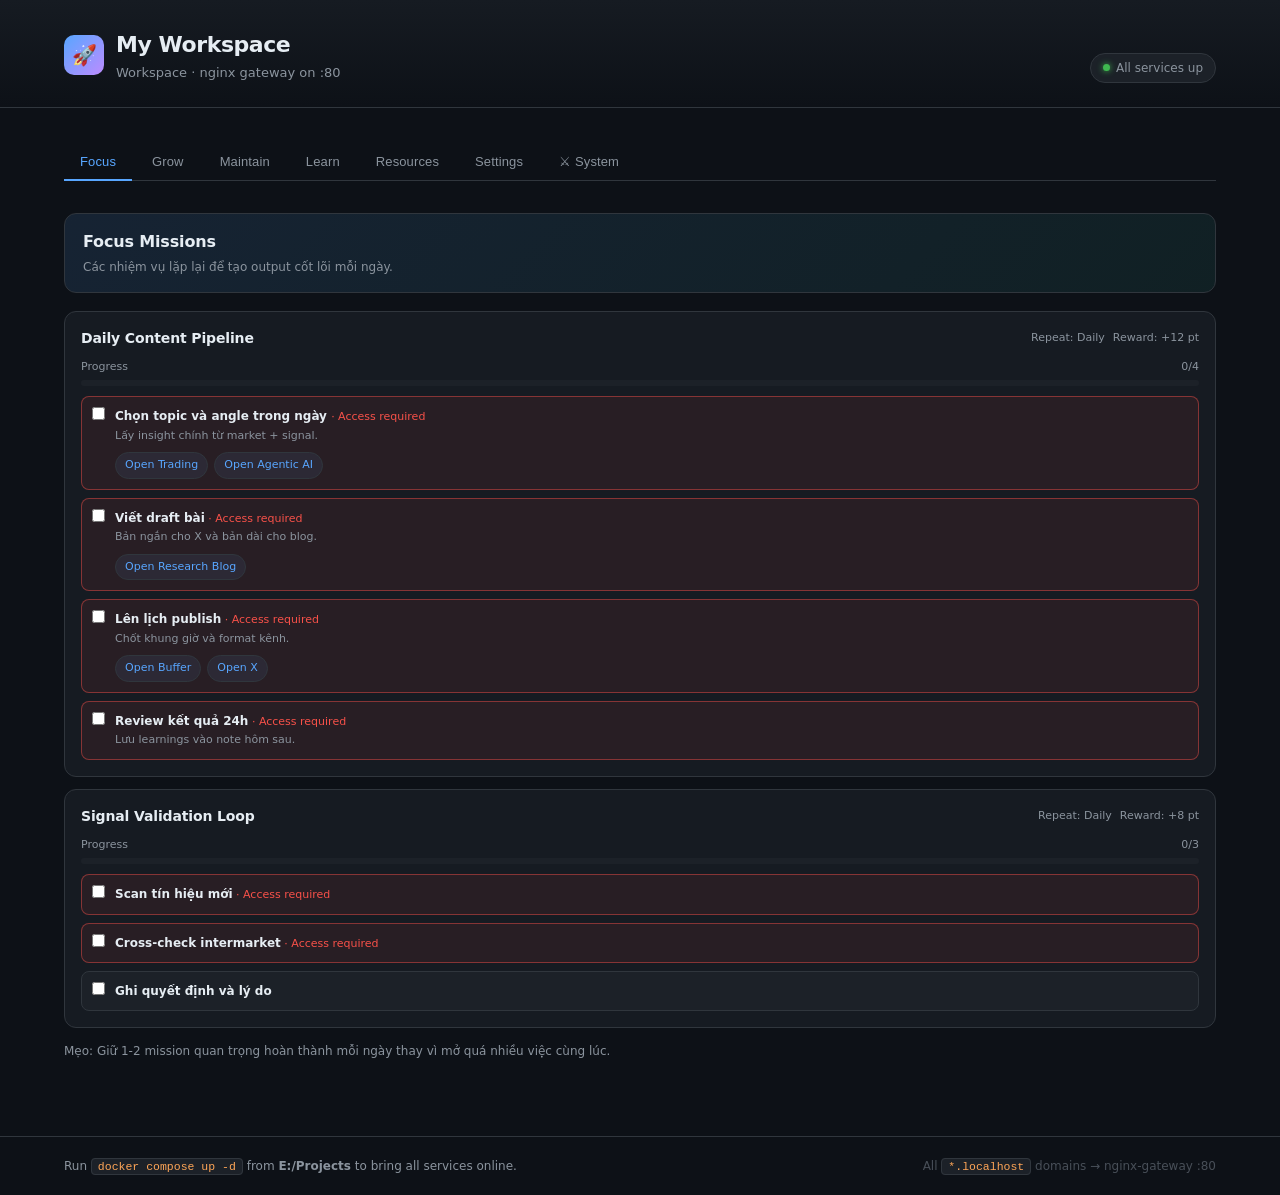
<file: index.html>
<!DOCTYPE html>
<html lang="en">
  <head>
    <meta charset="utf-8" />
    <meta name="viewport" content="width=device-width, initial-scale=1" />
    <title>My Workspace</title>
    <style>
      :root {
        --bg: #0d1117;
        --surface: #161b22;
        --surface-2: #1c2128;
        --border: #30363d;
        --border-hover: #58a6ff;
        --ink: #e6edf3;
        --muted: #8b949e;
        --faint: #484f58;
        --blue: #58a6ff;
        --green: #3fb950;
        --purple: #bc8cff;
        --orange: #ffa657;
        --pink: #f778ba;
        --teal: #39d3bb;
        --yellow: #e3b341;
        --red: #f85149;
      }

      * {
        box-sizing: border-box;
        margin: 0;
        padding: 0;
      }

      body {
        font-family: -apple-system, "Segoe UI", system-ui, sans-serif;
        background: var(--bg);
        color: var(--ink);
        min-height: 100vh;
        line-height: 1.5;
      }

      header {
        border-bottom: 1px solid var(--border);
        padding: 28px 0 24px;
        background: linear-gradient(180deg, #161b22 0%, #0d1117 100%);
      }

      .wrap {
        max-width: 1200px;
        margin: 0 auto;
        padding: 0 24px;
      }

      .header-inner {
        display: flex;
        align-items: flex-end;
        justify-content: space-between;
        flex-wrap: wrap;
        gap: 16px;
      }

      .logo {
        display: flex;
        align-items: center;
        gap: 12px;
      }

      .logo-icon {
        width: 40px;
        height: 40px;
        border-radius: 10px;
        background: linear-gradient(135deg, #58a6ff 0%, #bc8cff 100%);
        display: flex;
        align-items: center;
        justify-content: center;
        font-size: 20px;
        flex-shrink: 0;
      }

      h1 {
        font-size: 22px;
        font-weight: 700;
        letter-spacing: -0.02em;
        color: var(--ink);
      }
      .tagline {
        font-size: 13px;
        color: var(--muted);
        margin-top: 2px;
      }

      .badge {
        background: var(--surface-2);
        border: 1px solid var(--border);
        border-radius: 20px;
        padding: 5px 12px;
        font-size: 12px;
        color: var(--muted);
        display: flex;
        align-items: center;
        gap: 6px;
        white-space: nowrap;
      }

      .dot {
        width: 7px;
        height: 7px;
        border-radius: 50%;
        background: var(--green);
        box-shadow: 0 0 6px var(--green);
        flex-shrink: 0;
      }

      main {
        padding: 36px 0 64px;
      }

      .tab-bar {
        display: flex;
        flex-wrap: wrap;
        gap: 4px;
        border-bottom: 1px solid var(--border);
        margin-bottom: 32px;
      }

      .tab-btn {
        background: none;
        border: none;
        border-bottom: 2px solid transparent;
        color: var(--muted);
        cursor: pointer;
        font-size: 13px;
        font-weight: 500;
        padding: 10px 16px;
        margin-bottom: -1px;
        transition: color 0.15s, border-color 0.15s;
        letter-spacing: 0.01em;
      }

      .tab-btn:hover {
        color: var(--ink);
      }
      .tab-btn.active {
        color: var(--blue);
        border-bottom-color: var(--blue);
      }

      .tab-panel {
        display: none;
      }
      .tab-panel.active {
        display: block;
      }

      .section-label {
        font-size: 11px;
        font-weight: 600;
        letter-spacing: 0.1em;
        text-transform: uppercase;
        color: var(--faint);
        margin-bottom: 12px;
        margin-top: 36px;
      }
      .section-label:first-child {
        margin-top: 0;
      }

      .grid {
        display: grid;
        grid-template-columns: repeat(auto-fill, minmax(300px, 1fr));
        gap: 12px;
      }

      .card {
        background: var(--surface);
        border: 1px solid var(--border);
        border-radius: 12px;
        padding: 20px;
        transition: border-color 0.15s, transform 0.15s, box-shadow 0.15s;
        position: relative;
        overflow: hidden;
      }

      .card::before {
        content: "";
        position: absolute;
        inset: 0;
        border-radius: 12px;
        opacity: 0;
        transition: opacity 0.15s;
        background: radial-gradient(
          600px circle at var(--mx, 50%) var(--my, 50%),
          rgba(88, 166, 255, 0.04),
          transparent 40%
        );
        pointer-events: none;
      }

      .card:hover {
        border-color: var(--border-hover);
        transform: translateY(-2px);
        box-shadow: 0 8px 24px rgba(0, 0, 0, 0.4);
      }
      .card:hover::before {
        opacity: 1;
      }

      .card-head {
        display: flex;
        align-items: center;
        gap: 10px;
        margin-bottom: 14px;
      }

      .card-icon {
        width: 32px;
        height: 32px;
        border-radius: 8px;
        display: flex;
        align-items: center;
        justify-content: center;
        font-size: 16px;
        flex-shrink: 0;
      }

      .card h2 {
        font-size: 15px;
        font-weight: 600;
        color: var(--ink);
        letter-spacing: -0.01em;
      }

      .card-desc {
        font-size: 12px;
        color: var(--muted);
        margin-bottom: 14px;
        line-height: 1.5;
      }

      .link-list {
        list-style: none;
        display: flex;
        flex-direction: column;
        gap: 2px;
      }

      .link-list li {
        display: flex;
        align-items: center;
        justify-content: space-between;
        padding: 7px 9px;
        border-radius: 7px;
        transition: background 0.12s;
      }

      .link-list li:hover {
        background: var(--surface-2);
      }
      .link-list a {
        color: var(--blue);
        text-decoration: none;
        font-size: 13px;
        font-weight: 500;
        transition: color 0.12s;
      }
      .link-list a:hover {
        color: #a5d6ff;
      }

      .tag {
        font-size: 11px;
        color: var(--faint);
        background: var(--surface-2);
        border: 1px solid var(--border);
        border-radius: 4px;
        padding: 1px 6px;
        white-space: nowrap;
      }

      .goal-header {
        background: linear-gradient(
          135deg,
          rgba(88, 166, 255, 0.12) 0%,
          rgba(57, 211, 187, 0.08) 100%
        );
        border: 1px solid var(--border);
        border-radius: 12px;
        padding: 16px 18px;
        margin-bottom: 18px;
      }

      .goal-title {
        font-size: 16px;
        font-weight: 700;
        letter-spacing: -0.01em;
      }

      .goal-sub {
        margin-top: 4px;
        font-size: 12px;
        color: var(--muted);
      }

      .mission-list {
        display: flex;
        flex-direction: column;
        gap: 12px;
      }

      .mission {
        background: var(--surface);
        border: 1px solid var(--border);
        border-radius: 12px;
        padding: 16px;
      }

      .mission-head {
        display: flex;
        align-items: center;
        justify-content: space-between;
        gap: 12px;
        margin-bottom: 10px;
      }

      .mission-name {
        font-size: 14px;
        font-weight: 650;
        letter-spacing: -0.01em;
      }

      .mission-meta {
        font-size: 11px;
        color: var(--muted);
        display: flex;
        gap: 8px;
        align-items: center;
      }

      .mission-progress {
        margin-bottom: 10px;
      }

      .mission-progress-label {
        font-size: 11px;
        color: var(--muted);
        margin-bottom: 5px;
        display: flex;
        justify-content: space-between;
      }

      .progress-bar {
        height: 6px;
        background: var(--surface-2);
        border-radius: 999px;
        overflow: hidden;
      }

      .progress-fill {
        height: 100%;
        width: 0;
        background: linear-gradient(90deg, var(--blue), var(--teal));
        transition: width 0.2s ease;
      }

      .mission-steps {
        list-style: none;
        display: flex;
        flex-direction: column;
        gap: 8px;
      }

      .mission-step {
        background: var(--surface-2);
        border: 1px solid var(--border);
        border-radius: 8px;
        padding: 10px;
      }

      .mission-step.locked {
        border-color: rgba(248, 81, 73, 0.45);
        background: rgba(248, 81, 73, 0.08);
      }

      .mission-step.locked .step-title::after {
        content: " · Access required";
        color: var(--red);
        font-size: 11px;
        font-weight: 500;
      }

      .step-row {
        display: flex;
        align-items: flex-start;
        gap: 10px;
      }

      .step-title {
        font-size: 12px;
        font-weight: 600;
      }

      .step-hint {
        font-size: 11px;
        color: var(--muted);
        margin-top: 2px;
      }

      .step-links {
        margin-top: 8px;
        display: flex;
        flex-wrap: wrap;
        gap: 6px;
      }

      .quick-link {
        display: inline-flex;
        align-items: center;
        gap: 5px;
        border: 1px solid var(--border);
        border-radius: 999px;
        padding: 4px 9px;
        text-decoration: none;
        font-size: 11px;
        color: var(--blue);
        background: rgba(88, 166, 255, 0.08);
      }

      .quick-link:hover {
        border-color: var(--border-hover);
      }

      .goal-summary {
        margin-top: 14px;
        font-size: 12px;
        color: var(--muted);
      }

      .access-panel {
        background: linear-gradient(
          135deg,
          rgba(88, 166, 255, 0.1) 0%,
          rgba(63, 185, 80, 0.08) 100%
        );
        border: 1px solid var(--border);
        border-radius: 12px;
        padding: 16px;
        margin-bottom: 20px;
      }

      .access-note {
        font-size: 12px;
        color: var(--muted);
        margin-bottom: 12px;
      }

      .access-list {
        display: grid;
        grid-template-columns: repeat(auto-fill, minmax(260px, 1fr));
        gap: 10px;
      }

      .access-item {
        background: var(--surface);
        border: 1px solid var(--border);
        border-radius: 10px;
        padding: 10px;
      }

      .settings-shell {
        display: grid;
        grid-template-columns: 1.25fr 0.75fr;
        gap: 14px;
      }

      .settings-card {
        background: var(--surface);
        border: 1px solid var(--border);
        border-radius: 12px;
        padding: 16px;
      }

      .settings-title {
        font-size: 14px;
        font-weight: 650;
        margin-bottom: 6px;
      }

      .settings-note {
        font-size: 12px;
        color: var(--muted);
        margin-bottom: 12px;
      }

      .form-grid {
        display: grid;
        grid-template-columns: repeat(2, minmax(220px, 1fr));
        gap: 10px;
      }

      .field {
        display: flex;
        flex-direction: column;
        gap: 5px;
      }

      .field.full {
        grid-column: 1 / -1;
      }

      .field label {
        font-size: 11px;
        color: var(--muted);
        letter-spacing: 0.02em;
      }

      .field input {
        height: 34px;
        border-radius: 8px;
        border: 1px solid var(--border);
        background: var(--surface-2);
        color: var(--ink);
        padding: 0 10px;
        font-size: 12px;
      }

      .field input:focus {
        outline: none;
        border-color: var(--blue);
      }

      .actions-row {
        margin-top: 12px;
        display: flex;
        gap: 8px;
        flex-wrap: wrap;
      }

      .btn {
        border: 1px solid var(--border);
        background: var(--surface-2);
        color: var(--ink);
        border-radius: 8px;
        height: 34px;
        padding: 0 12px;
        font-size: 12px;
        font-weight: 600;
        cursor: pointer;
      }

      .btn:hover {
        border-color: var(--border-hover);
      }
      .btn.primary {
        background: rgba(88, 166, 255, 0.18);
        color: #c8e1ff;
        border-color: rgba(88, 166, 255, 0.55);
      }

      .btn.danger {
        background: rgba(248, 81, 73, 0.15);
        color: #ffb8b3;
        border-color: rgba(248, 81, 73, 0.55);
      }

      .status-pill {
        display: inline-flex;
        align-items: center;
        gap: 6px;
        border-radius: 999px;
        border: 1px solid var(--border);
        background: var(--surface-2);
        color: var(--muted);
        padding: 4px 10px;
        font-size: 11px;
        font-weight: 600;
      }

      .status-pill.connected {
        color: #9de5a6;
        border-color: rgba(63, 185, 80, 0.55);
        background: rgba(63, 185, 80, 0.14);
      }

      .mini-kv {
        margin-top: 10px;
        display: grid;
        gap: 6px;
      }

      .mini-row {
        display: flex;
        align-items: center;
        justify-content: space-between;
        gap: 10px;
        font-size: 12px;
      }

      .mini-row .label {
        color: var(--muted);
      }
      .mini-row .val {
        color: var(--ink);
        word-break: break-all;
        text-align: right;
      }

      .settings-alert {
        margin-top: 10px;
        font-size: 11px;
        color: var(--muted);
      }

      .access-head {
        display: flex;
        justify-content: space-between;
        align-items: center;
        gap: 8px;
      }

      .access-name {
        font-size: 12px;
        font-weight: 650;
      }

      .access-actions {
        margin-top: 8px;
        display: flex;
        align-items: center;
        justify-content: space-between;
        gap: 8px;
      }

      .access-toggle {
        font-size: 11px;
        color: var(--muted);
        display: inline-flex;
        align-items: center;
        gap: 5px;
      }

      .access-time {
        font-size: 10px;
        color: var(--faint);
      }

      .profile-banner {
        background: linear-gradient(
          135deg,
          rgba(88, 166, 255, 0.08) 0%,
          rgba(188, 140, 255, 0.08) 100%
        );
        border: 1px solid var(--border);
        border-radius: 14px;
        padding: 24px;
        display: flex;
        align-items: center;
        gap: 20px;
        margin-bottom: 32px;
      }

      .avatar {
        width: 56px;
        height: 56px;
        border-radius: 14px;
        background: linear-gradient(135deg, #58a6ff, #bc8cff);
        display: flex;
        align-items: center;
        justify-content: center;
        font-size: 26px;
        flex-shrink: 0;
      }

      .profile-info {
        flex: 1;
      }
      .profile-name {
        font-size: 18px;
        font-weight: 700;
        letter-spacing: -0.02em;
      }
      .profile-title {
        font-size: 12px;
        color: var(--blue);
        margin-top: 2px;
        font-weight: 500;
      }

      .stats-row {
        display: flex;
        gap: 24px;
        margin-top: 12px;
        flex-wrap: wrap;
      }

      .stat {
        text-align: center;
      }
      .stat-val {
        font-size: 20px;
        font-weight: 700;
        color: var(--ink);
      }
      .stat-label {
        font-size: 11px;
        color: var(--muted);
        text-transform: uppercase;
        letter-spacing: 0.06em;
      }

      .xp-bar-wrap {
        margin-top: 10px;
      }

      .xp-bar-labels {
        display: flex;
        justify-content: space-between;
        font-size: 11px;
        color: var(--muted);
        margin-bottom: 4px;
      }

      .xp-bar {
        height: 6px;
        background: var(--surface-2);
        border-radius: 99px;
        overflow: hidden;
      }

      .xp-bar-fill {
        height: 100%;
        background: linear-gradient(90deg, #58a6ff, #bc8cff);
        border-radius: 99px;
        transition: width 0.4s ease;
      }

      .quest-list {
        display: flex;
        flex-direction: column;
        gap: 10px;
      }

      .quest-item {
        background: var(--surface);
        border: 1px solid var(--border);
        border-radius: 10px;
        padding: 14px 16px;
        display: flex;
        align-items: center;
        gap: 14px;
        transition: border-color 0.15s;
      }

      .quest-item:hover {
        border-color: var(--border-hover);
      }

      .quest-icon {
        width: 36px;
        height: 36px;
        border-radius: 8px;
        display: flex;
        align-items: center;
        justify-content: center;
        font-size: 18px;
        flex-shrink: 0;
      }

      .quest-body {
        flex: 1;
      }
      .quest-title {
        font-size: 13px;
        font-weight: 600;
        color: var(--ink);
      }
      .quest-desc {
        font-size: 12px;
        color: var(--muted);
        margin-top: 2px;
      }

      .quest-reward {
        font-size: 12px;
        font-weight: 600;
        color: var(--yellow);
        white-space: nowrap;
        display: flex;
        align-items: center;
        gap: 4px;
      }

      .quest-status {
        font-size: 11px;
        padding: 2px 8px;
        border-radius: 99px;
        font-weight: 500;
        white-space: nowrap;
      }

      .status-active {
        background: rgba(88, 166, 255, 0.12);
        color: var(--blue);
      }
      .status-done {
        background: rgba(63, 185, 80, 0.12);
        color: var(--green);
      }
      .status-locked {
        background: rgba(72, 79, 88, 0.3);
        color: var(--faint);
      }

      .log-list {
        display: flex;
        flex-direction: column;
        gap: 6px;
      }

      .log-item {
        display: flex;
        align-items: center;
        gap: 10px;
        font-size: 12px;
        color: var(--muted);
        padding: 6px 0;
        border-bottom: 1px solid var(--border);
      }

      .log-item:last-child {
        border-bottom: none;
      }
      .log-pts {
        color: var(--yellow);
        font-weight: 600;
        margin-left: auto;
        white-space: nowrap;
      }

      .ic-blue {
        background: rgba(88, 166, 255, 0.12);
      }
      .ic-purple {
        background: rgba(188, 140, 255, 0.12);
      }
      .ic-green {
        background: rgba(63, 185, 80, 0.12);
      }
      .ic-orange {
        background: rgba(255, 166, 87, 0.12);
      }
      .ic-pink {
        background: rgba(247, 120, 186, 0.12);
      }
      .ic-teal {
        background: rgba(57, 211, 187, 0.12);
      }
      .ic-yellow {
        background: rgba(227, 179, 65, 0.12);
      }
      .ic-red {
        background: rgba(248, 81, 73, 0.12);
      }

      footer {
        border-top: 1px solid var(--border);
        padding: 20px 0;
        margin-top: 12px;
      }

      .footer-inner {
        display: flex;
        align-items: center;
        justify-content: space-between;
        flex-wrap: wrap;
        gap: 10px;
      }

      .footer-inner p {
        font-size: 12px;
        color: var(--muted);
      }

      .footer-inner code {
        font-family: "Cascadia Code", "Fira Code", Consolas, monospace;
        font-size: 11.5px;
        background: var(--surface-2);
        border: 1px solid var(--border);
        border-radius: 4px;
        padding: 1px 6px;
        color: var(--orange);
      }

      @media (max-width: 600px) {
        .grid {
          grid-template-columns: 1fr;
        }
        .header-inner {
          flex-direction: column;
          align-items: flex-start;
        }
        .tab-btn {
          padding: 8px 10px;
          font-size: 12px;
        }

        .settings-shell {
          grid-template-columns: 1fr;
        }

        .form-grid {
          grid-template-columns: 1fr;
        }

        .mission-head {
          flex-direction: column;
          align-items: flex-start;
        }

        .step-row {
          align-items: center;
        }
      }
    </style>
  </head>
  <body>
    <header>
      <div class="wrap">
        <div class="header-inner">
          <div class="logo">
            <div class="logo-icon">🚀</div>
            <div>
              <h1>My Workspace</h1>
              <div class="tagline">Workspace · nginx gateway on :80</div>
            </div>
          </div>
          <div class="badge">
            <span class="dot"></span>
            All services up
          </div>
        </div>
      </div>
    </header>

    <main>
      <div class="wrap">
        <nav class="tab-bar">
          <button class="tab-btn active" data-tab="focus">Focus</button>
          <button class="tab-btn" data-tab="grow">Grow</button>
          <button class="tab-btn" data-tab="maintain">Maintain</button>
          <button class="tab-btn" data-tab="learn">Learn</button>
          <button class="tab-btn" data-tab="resources">Resources</button>
          <button class="tab-btn" data-tab="settings">Settings</button>
          <button class="tab-btn" data-tab="system">⚔ System</button>
        </nav>

        <div class="tab-panel active" id="tab-focus">
          <div class="goal-header">
            <div class="goal-title">Focus Missions</div>
            <div class="goal-sub">
              Các nhiệm vụ lặp lại để tạo output cốt lõi mỗi ngày.
            </div>
          </div>

          <div class="mission-list">
            <article class="mission" data-mission>
              <div class="mission-head">
                <div class="mission-name">Daily Content Pipeline</div>
                <div class="mission-meta">
                  <span>Repeat: Daily</span><span>Reward: +12 pt</span>
                </div>
              </div>
              <div class="mission-progress">
                <div class="mission-progress-label">
                  <span>Progress</span><span data-progress-text>0/4</span>
                </div>
                <div class="progress-bar">
                  <div class="progress-fill" data-progress-fill></div>
                </div>
              </div>
              <ul class="mission-steps">
                <li class="mission-step" data-requires="trading,agentic">
                  <div class="step-row">
                    <input type="checkbox" data-step />
                    <div>
                      <div class="step-title">
                        Chọn topic và angle trong ngày
                      </div>
                      <div class="step-hint">
                        Lấy insight chính từ market + signal.
                      </div>
                      <div class="step-links">
                        <a class="quick-link" href="http://trading.localhost"
                          >Open Trading</a
                        >
                        <a class="quick-link" href="http://agentic.localhost"
                          >Open Agentic AI</a
                        >
                      </div>
                    </div>
                  </div>
                </li>
                <li class="mission-step" data-requires="research">
                  <div class="step-row">
                    <input type="checkbox" data-step />
                    <div>
                      <div class="step-title">Viết draft bài</div>
                      <div class="step-hint">
                        Bản ngắn cho X và bản dài cho blog.
                      </div>
                      <div class="step-links">
                        <a class="quick-link" href="http://research.localhost"
                          >Open Research Blog</a
                        >
                      </div>
                    </div>
                  </div>
                </li>
                <li class="mission-step" data-requires="buffer,x">
                  <div class="step-row">
                    <input type="checkbox" data-step />
                    <div>
                      <div class="step-title">Lên lịch publish</div>
                      <div class="step-hint">
                        Chốt khung giờ và format kênh.
                      </div>
                      <div class="step-links">
                        <a
                          class="quick-link"
                          href="https://buffer.com"
                          target="_blank"
                          rel="noopener noreferrer"
                          >Open Buffer</a
                        >
                        <a
                          class="quick-link"
                          href="https://x.com"
                          target="_blank"
                          rel="noopener noreferrer"
                          >Open X</a
                        >
                      </div>
                    </div>
                  </div>
                </li>
                <li class="mission-step" data-requires="x,buffer">
                  <div class="step-row">
                    <input type="checkbox" data-step />
                    <div>
                      <div class="step-title">Review kết quả 24h</div>
                      <div class="step-hint">
                        Lưu learnings vào note hôm sau.
                      </div>
                    </div>
                  </div>
                </li>
              </ul>
            </article>

            <article class="mission" data-mission>
              <div class="mission-head">
                <div class="mission-name">Signal Validation Loop</div>
                <div class="mission-meta">
                  <span>Repeat: Daily</span><span>Reward: +8 pt</span>
                </div>
              </div>
              <div class="mission-progress">
                <div class="mission-progress-label">
                  <span>Progress</span><span data-progress-text>0/3</span>
                </div>
                <div class="progress-bar">
                  <div class="progress-fill" data-progress-fill></div>
                </div>
              </div>
              <ul class="mission-steps">
                <li class="mission-step" data-requires="trading">
                  <div class="step-row">
                    <input type="checkbox" data-step />
                    <div><div class="step-title">Scan tín hiệu mới</div></div>
                  </div>
                </li>
                <li class="mission-step" data-requires="trading,agentic">
                  <div class="step-row">
                    <input type="checkbox" data-step />
                    <div>
                      <div class="step-title">Cross-check intermarket</div>
                    </div>
                  </div>
                </li>
                <li class="mission-step">
                  <div class="step-row">
                    <input type="checkbox" data-step />
                    <div>
                      <div class="step-title">Ghi quyết định và lý do</div>
                    </div>
                  </div>
                </li>
              </ul>
            </article>
          </div>
          <p class="goal-summary">
            Mẹo: Giữ 1-2 mission quan trọng hoàn thành mỗi ngày thay vì mở quá
            nhiều việc cùng lúc.
          </p>
        </div>

        <div class="tab-panel" id="tab-grow">
          <div class="goal-header">
            <div class="goal-title">Grow Missions</div>
            <div class="goal-sub">
              Chuỗi hành động tăng reach, follower, và traffic về sản phẩm.
            </div>
          </div>

          <div class="mission-list">
            <article class="mission" data-mission>
              <div class="mission-head">
                <div class="mission-name">Cross-Channel Distribution</div>
                <div class="mission-meta">
                  <span>Repeat: Daily</span><span>Reward: +9 pt</span>
                </div>
              </div>
              <div class="mission-progress">
                <div class="mission-progress-label">
                  <span>Progress</span><span data-progress-text>0/4</span>
                </div>
                <div class="progress-bar">
                  <div class="progress-fill" data-progress-fill></div>
                </div>
              </div>
              <ul class="mission-steps">
                <li class="mission-step" data-requires="x">
                  <div class="step-row">
                    <input type="checkbox" data-step />
                    <div>
                      <div class="step-title">Publish 1 post trên X</div>
                      <div class="step-links">
                        <a
                          class="quick-link"
                          href="https://x.com"
                          target="_blank"
                          rel="noopener noreferrer"
                          >Open X</a
                        >
                      </div>
                    </div>
                  </div>
                </li>
                <li class="mission-step" data-requires="hashnode,research">
                  <div class="step-row">
                    <input type="checkbox" data-step />
                    <div>
                      <div class="step-title">
                        Đưa bài sang Hashnode hoặc Research Blog
                      </div>
                      <div class="step-links">
                        <a
                          class="quick-link"
                          href="https://hashnode.com"
                          target="_blank"
                          rel="noopener noreferrer"
                          >Open Hashnode</a
                        ><a class="quick-link" href="http://research.localhost"
                          >Open Research</a
                        >
                      </div>
                    </div>
                  </div>
                </li>
                <li class="mission-step" data-requires="buffer">
                  <div class="step-row">
                    <input type="checkbox" data-step />
                    <div>
                      <div class="step-title">
                        Schedule follow-up với Buffer
                      </div>
                      <div class="step-links">
                        <a
                          class="quick-link"
                          href="https://buffer.com"
                          target="_blank"
                          rel="noopener noreferrer"
                          >Open Buffer</a
                        >
                      </div>
                    </div>
                  </div>
                </li>
                <li class="mission-step" data-requires="x,buffer">
                  <div class="step-row">
                    <input type="checkbox" data-step />
                    <div>
                      <div class="step-title">
                        Ghi metric: impression, click, conversion
                      </div>
                    </div>
                  </div>
                </li>
              </ul>
            </article>

            <article class="mission" data-mission>
              <div class="mission-head">
                <div class="mission-name">Creative IP Growth</div>
                <div class="mission-meta">
                  <span>Repeat: Weekly</span><span>Reward: +14 pt</span>
                </div>
              </div>
              <div class="mission-progress">
                <div class="mission-progress-label">
                  <span>Progress</span><span data-progress-text>0/3</span>
                </div>
                <div class="progress-bar">
                  <div class="progress-fill" data-progress-fill></div>
                </div>
              </div>
              <ul class="mission-steps">
                <li class="mission-step">
                  <div class="step-row">
                    <input type="checkbox" data-step />
                    <div>
                      <div class="step-title">
                        Viết 1 đoạn lore hoặc script video
                      </div>
                    </div>
                  </div>
                </li>
                <li class="mission-step" data-requires="legacy,lore">
                  <div class="step-row">
                    <input type="checkbox" data-step />
                    <div>
                      <div class="step-title">Update game hoặc wiki</div>
                      <div class="step-links">
                        <a class="quick-link" href="http://legacy.localhost"
                          >Open Legacy</a
                        ><a
                          class="quick-link"
                          href="http://lucas-lore.localhost"
                          >Open Lore</a
                        >
                      </div>
                    </div>
                  </div>
                </li>
                <li class="mission-step" data-requires="youtube,x">
                  <div class="step-row">
                    <input type="checkbox" data-step />
                    <div>
                      <div class="step-title">
                        Phát hành teaser lên YouTube/X
                      </div>
                      <div class="step-links">
                        <a
                          class="quick-link"
                          href="https://www.youtube.com/@lucasmediavn"
                          target="_blank"
                          rel="noopener noreferrer"
                          >Open YouTube</a
                        >
                      </div>
                    </div>
                  </div>
                </li>
              </ul>
            </article>
          </div>
        </div>

        <div class="tab-panel" id="tab-maintain">
          <div class="goal-header">
            <div class="goal-title">Maintain Missions</div>
            <div class="goal-sub">
              Checklist vận hành để hệ thống chạy ổn định và không bị gián đoạn.
            </div>
          </div>

          <div class="mission-list">
            <article class="mission" data-mission>
              <div class="mission-head">
                <div class="mission-name">Morning Ops Check</div>
                <div class="mission-meta">
                  <span>Repeat: Daily</span><span>Reward: +7 pt</span>
                </div>
              </div>
              <div class="mission-progress">
                <div class="mission-progress-label">
                  <span>Progress</span><span data-progress-text>0/4</span>
                </div>
                <div class="progress-bar">
                  <div class="progress-fill" data-progress-fill></div>
                </div>
              </div>
              <ul class="mission-steps">
                <li class="mission-step">
                  <div class="step-row">
                    <input type="checkbox" data-step />
                    <div>
                      <div class="step-title">
                        Check trạng thái dịch vụ chính
                      </div>
                    </div>
                  </div>
                </li>
                <li class="mission-step">
                  <div class="step-row">
                    <input type="checkbox" data-step />
                    <div>
                      <div class="step-title">Check hàng đợi Celery/worker</div>
                    </div>
                  </div>
                </li>
                <li class="mission-step">
                  <div class="step-row">
                    <input type="checkbox" data-step />
                    <div>
                      <div class="step-title">Review lỗi mới trong log</div>
                    </div>
                  </div>
                </li>
                <li class="mission-step">
                  <div class="step-row">
                    <input type="checkbox" data-step />
                    <div>
                      <div class="step-title">Update board incident nếu có</div>
                    </div>
                  </div>
                </li>
              </ul>
            </article>

            <article class="mission" data-mission>
              <div class="mission-head">
                <div class="mission-name">Security / Backup Routine</div>
                <div class="mission-meta">
                  <span>Repeat: Weekly</span><span>Reward: +11 pt</span>
                </div>
              </div>
              <div class="mission-progress">
                <div class="mission-progress-label">
                  <span>Progress</span><span data-progress-text>0/3</span>
                </div>
                <div class="progress-bar">
                  <div class="progress-fill" data-progress-fill></div>
                </div>
              </div>
              <ul class="mission-steps">
                <li class="mission-step" data-requires="quarks">
                  <div class="step-row">
                    <input type="checkbox" data-step />
                    <div>
                      <div class="step-title">Run security scan định kỳ</div>
                      <div class="step-links">
                        <a class="quick-link" href="http://quarks.localhost"
                          >Open Quarks</a
                        >
                      </div>
                    </div>
                  </div>
                </li>
                <li class="mission-step">
                  <div class="step-row">
                    <input type="checkbox" data-step />
                    <div>
                      <div class="step-title">Verify backup restore sample</div>
                    </div>
                  </div>
                </li>
                <li class="mission-step">
                  <div class="step-row">
                    <input type="checkbox" data-step />
                    <div>
                      <div class="step-title">
                        Rotate secrets/token theo lịch
                      </div>
                    </div>
                  </div>
                </li>
              </ul>
            </article>
          </div>
        </div>

        <div class="tab-panel" id="tab-learn">
          <div class="goal-header">
            <div class="goal-title">Learn Missions</div>
            <div class="goal-sub">
              Học có hệ thống, theo chu kỳ lặp để tích lũy kỹ năng dài hạn.
            </div>
          </div>

          <div class="mission-list">
            <article class="mission" data-mission>
              <div class="mission-head">
                <div class="mission-name">GenAI Track</div>
                <div class="mission-meta">
                  <span>Repeat: Daily</span><span>Reward: +6 pt</span>
                </div>
              </div>
              <div class="mission-progress">
                <div class="mission-progress-label">
                  <span>Progress</span><span data-progress-text>0/3</span>
                </div>
                <div class="progress-bar">
                  <div class="progress-fill" data-progress-fill></div>
                </div>
              </div>
              <ul class="mission-steps">
                <li class="mission-step" data-requires="coursera">
                  <div class="step-row">
                    <input type="checkbox" data-step />
                    <div>
                      <div class="step-title">Học 1 lesson Coursera</div>
                      <div class="step-links">
                        <a
                          class="quick-link"
                          href="https://www.coursera.org"
                          target="_blank"
                          rel="noopener noreferrer"
                          >Open Coursera</a
                        >
                      </div>
                    </div>
                  </div>
                </li>
                <li class="mission-step">
                  <div class="step-row">
                    <input type="checkbox" data-step />
                    <div>
                      <div class="step-title">
                        Viết lại note ứng dụng thực tế
                      </div>
                    </div>
                  </div>
                </li>
                <li class="mission-step">
                  <div class="step-row">
                    <input type="checkbox" data-step />
                    <div>
                      <div class="step-title">
                        Áp dụng vào 1 project hiện có
                      </div>
                    </div>
                  </div>
                </li>
              </ul>
            </article>

            <article class="mission" data-mission>
              <div class="mission-head">
                <div class="mission-name">Chinese Practice</div>
                <div class="mission-meta">
                  <span>Repeat: Daily</span><span>Reward: +4 pt</span>
                </div>
              </div>
              <div class="mission-progress">
                <div class="mission-progress-label">
                  <span>Progress</span><span data-progress-text>0/3</span>
                </div>
                <div class="progress-bar">
                  <div class="progress-fill" data-progress-fill></div>
                </div>
              </div>
              <ul class="mission-steps">
                <li class="mission-step" data-requires="duolingo">
                  <div class="step-row">
                    <input type="checkbox" data-step />
                    <div>
                      <div class="step-title">Duolingo 10-15 phút</div>
                      <div class="step-links">
                        <a
                          class="quick-link"
                          href="https://www.duolingo.com"
                          target="_blank"
                          rel="noopener noreferrer"
                          >Open Duolingo</a
                        >
                      </div>
                    </div>
                  </div>
                </li>
                <li class="mission-step" data-requires="anki">
                  <div class="step-row">
                    <input type="checkbox" data-step />
                    <div>
                      <div class="step-title">Review deck Anki</div>
                      <div class="step-links">
                        <a
                          class="quick-link"
                          href="https://apps.ankiweb.net"
                          target="_blank"
                          rel="noopener noreferrer"
                          >Open Anki</a
                        >
                      </div>
                    </div>
                  </div>
                </li>
                <li class="mission-step" data-requires="pleco">
                  <div class="step-row">
                    <input type="checkbox" data-step />
                    <div>
                      <div class="step-title">Tra 5 từ mới bằng Pleco</div>
                      <div class="step-links">
                        <a
                          class="quick-link"
                          href="https://www.pleco.com"
                          target="_blank"
                          rel="noopener noreferrer"
                          >Open Pleco</a
                        >
                      </div>
                    </div>
                  </div>
                </li>
              </ul>
            </article>
          </div>
        </div>

        <div class="tab-panel" id="tab-resources">
          <p class="section-label">Products & Platforms</p>
          <div class="grid">
            <article class="card">
              <div class="card-head">
                <div class="card-icon ic-blue">📈</div>
                <h2>Max Engine V2</h2>
              </div>
              <p class="card-desc">Công cụ trading cá nhân và signal engine.</p>
              <ul class="link-list">
                <li>
                  <a href="http://trading.localhost">trading.localhost</a
                  ><span class="tag">Trading</span>
                </li>
              </ul>
            </article>
            <article class="card">
              <div class="card-head">
                <div class="card-icon ic-purple">📚</div>
                <h2>Dreamer House</h2>
              </div>
              <p class="card-desc">Story platform với recommendation.</p>
              <ul class="link-list">
                <li>
                  <a href="http://dreamer.localhost">dreamer.localhost</a
                  ><span class="tag">Story</span>
                </li>
              </ul>
            </article>
            <article class="card">
              <div class="card-head">
                <div class="card-icon ic-green">🤖</div>
                <h2>Agentic AI</h2>
              </div>
              <p class="card-desc">RAG research assistant.</p>
              <ul class="link-list">
                <li>
                  <a href="http://agentic.localhost">agentic.localhost</a
                  ><span class="tag">Research</span>
                </li>
              </ul>
            </article>
            <article class="card">
              <div class="card-head">
                <div class="card-icon ic-orange">🏪</div>
                <h2>Bahang Xom</h2>
              </div>
              <p class="card-desc">Social listening &amp; brand analysis.</p>
              <ul class="link-list">
                <li>
                  <a href="http://bahangxom.localhost">bahangxom.localhost</a
                  ><span class="tag">Social</span>
                </li>
              </ul>
            </article>
            <article class="card">
              <div class="card-head">
                <div class="card-icon ic-teal">🔍</div>
                <h2>OCR Portal</h2>
              </div>
              <p class="card-desc">Document OCR + API + MinIO.</p>
              <ul class="link-list">
                <li>
                  <a href="http://ocr.localhost">ocr.localhost</a
                  ><span class="tag">UI</span>
                </li>
                <li>
                  <a href="http://ocr-api.localhost">ocr-api.localhost</a
                  ><span class="tag">API</span>
                </li>
                <li>
                  <a href="http://ocr-minio.localhost">ocr-minio.localhost</a
                  ><span class="tag">MinIO</span>
                </li>
              </ul>
            </article>
            <article class="card">
              <div class="card-head">
                <div class="card-icon ic-yellow">📖</div>
                <h2>Novel Pipeline</h2>
              </div>
              <p class="card-desc">Crawl, translate, và build EPUB/MOBI.</p>
              <ul class="link-list">
                <li>
                  <a href="http://ebook.localhost">ebook.localhost</a
                  ><span class="tag">eBook</span>
                </li>
              </ul>
            </article>
            <article class="card">
              <div class="card-head">
                <div class="card-icon ic-pink">🔐</div>
                <h2>Quarks</h2>
              </div>
              <p class="card-desc">Security scanning + target management.</p>
              <ul class="link-list">
                <li>
                  <a href="http://quarks.localhost">quarks.localhost</a
                  ><span class="tag">Scanner</span>
                </li>
                <li>
                  <a
                    href="https://cloud.projectdiscovery.io/"
                    target="_blank"
                    rel="noopener noreferrer"
                    >cloud.projectdiscovery.io</a
                  ><span class="tag">Cloud</span>
                </li>
              </ul>
            </article>
            <article class="card">
              <div class="card-head">
                <div class="card-icon ic-blue">✈️</div>
                <h2>Laura Bot</h2>
              </div>
              <p class="card-desc">Telegram bot webhook and FSM flow.</p>
              <ul class="link-list">
                <li>
                  <a href="http://laura.localhost">laura.localhost</a
                  ><span class="tag">Bot</span>
                </li>
              </ul>
            </article>
          </div>

          <p class="section-label">Channels & Learning</p>
          <div class="grid">
            <article class="card">
              <div class="card-head">
                <div class="card-icon ic-blue">𝕏</div>
                <h2>X</h2>
              </div>
              <ul class="link-list">
                <li>
                  <a
                    href="https://x.com"
                    target="_blank"
                    rel="noopener noreferrer"
                    >x.com</a
                  ><span class="tag">Distribution</span>
                </li>
              </ul>
            </article>
            <article class="card">
              <div class="card-head">
                <div class="card-icon ic-teal">🔷</div>
                <h2>Hashnode</h2>
              </div>
              <ul class="link-list">
                <li>
                  <a
                    href="https://hashnode.com"
                    target="_blank"
                    rel="noopener noreferrer"
                    >hashnode.com</a
                  ><span class="tag">Blog</span>
                </li>
              </ul>
            </article>
            <article class="card">
              <div class="card-head">
                <div class="card-icon ic-red">▶️</div>
                <h2>YouTube</h2>
              </div>
              <ul class="link-list">
                <li>
                  <a
                    href="https://www.youtube.com/@lucasmediavn"
                    target="_blank"
                    rel="noopener noreferrer"
                    >youtube.com/@lucasmediavn</a
                  ><span class="tag">Video</span>
                </li>
              </ul>
            </article>
            <article class="card">
              <div class="card-head">
                <div class="card-icon ic-green">📅</div>
                <h2>Buffer</h2>
              </div>
              <ul class="link-list">
                <li>
                  <a
                    href="https://buffer.com"
                    target="_blank"
                    rel="noopener noreferrer"
                    >buffer.com</a
                  ><span class="tag">Schedule</span>
                </li>
              </ul>
            </article>
            <article class="card">
              <div class="card-head">
                <div class="card-icon ic-yellow">🎓</div>
                <h2>Coursera</h2>
              </div>
              <ul class="link-list">
                <li>
                  <a
                    href="https://www.coursera.org"
                    target="_blank"
                    rel="noopener noreferrer"
                    >coursera.org</a
                  ><span class="tag">Learning</span>
                </li>
              </ul>
            </article>
          </div>
        </div>

        <div class="tab-panel" id="tab-settings">
          <div class="goal-header">
            <div class="goal-title">Connector Settings</div>
            <div class="goal-sub">
              Kết nối tài khoản trực tiếp từ dashboard. Token chỉ lưu trong
              browser storage, không ghi vào file .env.
            </div>
          </div>

          <div class="settings-shell">
            <section class="settings-card">
              <div class="settings-title">X OAuth Connect</div>
              <p class="settings-note">
                Nhập client ID và secret, bấm Connect để OAuth qua popup. Secret
                chỉ dùng cho request hiện tại và không được lưu persistent.
              </p>
              <div class="form-grid">
                <div class="field">
                  <label for="x-client-id">Client ID</label>
                  <input
                    id="x-client-id"
                    type="text"
                    placeholder="X client id"
                    autocomplete="off"
                  />
                </div>
                <div class="field">
                  <label for="x-client-secret">Client Secret (optional)</label>
                  <input
                    id="x-client-secret"
                    type="password"
                    placeholder="X client secret"
                    autocomplete="off"
                  />
                </div>
                <div class="field full">
                  <label for="x-scopes">Scopes</label>
                  <input
                    id="x-scopes"
                    type="text"
                    value="tweet.read tweet.write users.read"
                    autocomplete="off"
                  />
                </div>
                <div class="field full">
                  <label for="x-redirect-uri"
                    >Redirect URI (must match X App exactly)</label
                  >
                  <input
                    id="x-redirect-uri"
                    type="text"
                    placeholder="https://api.pending.io.vn/x/callback"
                    autocomplete="off"
                  />
                </div>
              </div>
              <div class="actions-row">
                <button class="btn primary" id="x-connect-btn" type="button">
                  Connect X
                </button>
                <button class="btn" id="x-test-btn" type="button">
                  Test Token
                </button>
                <button class="btn danger" id="x-disconnect-btn" type="button">
                  Disconnect
                </button>
              </div>
              <div class="settings-alert" id="x-alert">Ready.</div>
            </section>

            <aside class="settings-card">
              <div class="settings-title">Vault Status</div>
              <p class="settings-note">
                Token vault nằm ở localStorage của trình duyệt hiện tại.
              </p>
              <span class="status-pill" id="x-status-pill">Not connected</span>
              <div class="mini-kv">
                <div class="mini-row">
                  <span class="label">Verified</span
                  ><span class="val" id="x-verified-at">-</span>
                </div>
                <div class="mini-row">
                  <span class="label">Scopes</span
                  ><span class="val" id="x-vault-scopes">-</span>
                </div>
                <div class="mini-row">
                  <span class="label">Token</span
                  ><span class="val" id="x-token-preview">-</span>
                </div>
              </div>
            </aside>
          </div>
        </div>

        <div class="tab-panel" id="tab-system">
          <div class="access-panel">
            <p class="section-label">Service Access Validation</p>
            <p class="access-note">
              Trước khi tick các bước nhiệm vụ, hãy xác thực quyền truy cập dịch
              vụ. Trạng thái được lưu local trên trình duyệt hiện tại.
            </p>
            <div class="access-list">
              <div class="access-item">
                <div class="access-head">
                  <span class="access-name">Max Engine (trading.localhost)</span
                  ><span class="access-time" data-access-time="trading"
                    >Not verified</span
                  >
                </div>
                <div class="access-actions">
                  <a
                    class="quick-link"
                    href="http://trading.localhost"
                    target="_blank"
                    rel="noopener noreferrer"
                    >Open</a
                  ><label class="access-toggle"
                    ><input type="checkbox" data-access-toggle="trading" />
                    Access OK</label
                  >
                </div>
              </div>
              <div class="access-item">
                <div class="access-head">
                  <span class="access-name">Agentic AI</span
                  ><span class="access-time" data-access-time="agentic"
                    >Not verified</span
                  >
                </div>
                <div class="access-actions">
                  <a
                    class="quick-link"
                    href="http://agentic.localhost"
                    target="_blank"
                    rel="noopener noreferrer"
                    >Open</a
                  ><label class="access-toggle"
                    ><input type="checkbox" data-access-toggle="agentic" />
                    Access OK</label
                  >
                </div>
              </div>
              <div class="access-item">
                <div class="access-head">
                  <span class="access-name">Research Blog</span
                  ><span class="access-time" data-access-time="research"
                    >Not verified</span
                  >
                </div>
                <div class="access-actions">
                  <a
                    class="quick-link"
                    href="http://research.localhost"
                    target="_blank"
                    rel="noopener noreferrer"
                    >Open</a
                  ><label class="access-toggle"
                    ><input type="checkbox" data-access-toggle="research" />
                    Access OK</label
                  >
                </div>
              </div>
              <div class="access-item">
                <div class="access-head">
                  <span class="access-name">Buffer</span
                  ><span class="access-time" data-access-time="buffer"
                    >Not verified</span
                  >
                </div>
                <div class="access-actions">
                  <a
                    class="quick-link"
                    href="https://buffer.com"
                    target="_blank"
                    rel="noopener noreferrer"
                    >Open</a
                  ><label class="access-toggle"
                    ><input type="checkbox" data-access-toggle="buffer" />
                    Access OK</label
                  >
                </div>
              </div>
              <div class="access-item">
                <div class="access-head">
                  <span class="access-name">X (Twitter)</span
                  ><span class="access-time" data-access-time="x"
                    >Not verified</span
                  >
                </div>
                <div class="access-actions">
                  <a
                    class="quick-link"
                    href="https://x.com"
                    target="_blank"
                    rel="noopener noreferrer"
                    >Open</a
                  ><a class="quick-link" href="#" data-open-tab="settings"
                    >Settings</a
                  ><label class="access-toggle"
                    ><input type="checkbox" data-access-toggle="x" /> Access
                    OK</label
                  >
                </div>
              </div>
              <div class="access-item">
                <div class="access-head">
                  <span class="access-name">Hashnode</span
                  ><span class="access-time" data-access-time="hashnode"
                    >Not verified</span
                  >
                </div>
                <div class="access-actions">
                  <a
                    class="quick-link"
                    href="https://hashnode.com"
                    target="_blank"
                    rel="noopener noreferrer"
                    >Open</a
                  ><label class="access-toggle"
                    ><input type="checkbox" data-access-toggle="hashnode" />
                    Access OK</label
                  >
                </div>
              </div>
              <div class="access-item">
                <div class="access-head">
                  <span class="access-name">YouTube</span
                  ><span class="access-time" data-access-time="youtube"
                    >Not verified</span
                  >
                </div>
                <div class="access-actions">
                  <a
                    class="quick-link"
                    href="https://www.youtube.com/@lucasmediavn"
                    target="_blank"
                    rel="noopener noreferrer"
                    >Open</a
                  ><label class="access-toggle"
                    ><input type="checkbox" data-access-toggle="youtube" />
                    Access OK</label
                  >
                </div>
              </div>
              <div class="access-item">
                <div class="access-head">
                  <span class="access-name">Legacy of Lucas</span
                  ><span class="access-time" data-access-time="legacy"
                    >Not verified</span
                  >
                </div>
                <div class="access-actions">
                  <a
                    class="quick-link"
                    href="http://legacy.localhost"
                    target="_blank"
                    rel="noopener noreferrer"
                    >Open</a
                  ><label class="access-toggle"
                    ><input type="checkbox" data-access-toggle="legacy" />
                    Access OK</label
                  >
                </div>
              </div>
              <div class="access-item">
                <div class="access-head">
                  <span class="access-name">Lucas Lore</span
                  ><span class="access-time" data-access-time="lore"
                    >Not verified</span
                  >
                </div>
                <div class="access-actions">
                  <a
                    class="quick-link"
                    href="http://lucas-lore.localhost"
                    target="_blank"
                    rel="noopener noreferrer"
                    >Open</a
                  ><label class="access-toggle"
                    ><input type="checkbox" data-access-toggle="lore" /> Access
                    OK</label
                  >
                </div>
              </div>
              <div class="access-item">
                <div class="access-head">
                  <span class="access-name">Quarks</span
                  ><span class="access-time" data-access-time="quarks"
                    >Not verified</span
                  >
                </div>
                <div class="access-actions">
                  <a
                    class="quick-link"
                    href="http://quarks.localhost"
                    target="_blank"
                    rel="noopener noreferrer"
                    >Open</a
                  ><label class="access-toggle"
                    ><input type="checkbox" data-access-toggle="quarks" />
                    Access OK</label
                  >
                </div>
              </div>
              <div class="access-item">
                <div class="access-head">
                  <span class="access-name">Coursera</span
                  ><span class="access-time" data-access-time="coursera"
                    >Not verified</span
                  >
                </div>
                <div class="access-actions">
                  <a
                    class="quick-link"
                    href="https://www.coursera.org"
                    target="_blank"
                    rel="noopener noreferrer"
                    >Open</a
                  ><label class="access-toggle"
                    ><input type="checkbox" data-access-toggle="coursera" />
                    Access OK</label
                  >
                </div>
              </div>
              <div class="access-item">
                <div class="access-head">
                  <span class="access-name">Duolingo</span
                  ><span class="access-time" data-access-time="duolingo"
                    >Not verified</span
                  >
                </div>
                <div class="access-actions">
                  <a
                    class="quick-link"
                    href="https://www.duolingo.com"
                    target="_blank"
                    rel="noopener noreferrer"
                    >Open</a
                  ><label class="access-toggle"
                    ><input type="checkbox" data-access-toggle="duolingo" />
                    Access OK</label
                  >
                </div>
              </div>
              <div class="access-item">
                <div class="access-head">
                  <span class="access-name">Anki</span
                  ><span class="access-time" data-access-time="anki"
                    >Not verified</span
                  >
                </div>
                <div class="access-actions">
                  <a
                    class="quick-link"
                    href="https://apps.ankiweb.net"
                    target="_blank"
                    rel="noopener noreferrer"
                    >Open</a
                  ><label class="access-toggle"
                    ><input type="checkbox" data-access-toggle="anki" /> Access
                    OK</label
                  >
                </div>
              </div>
              <div class="access-item">
                <div class="access-head">
                  <span class="access-name">Pleco</span
                  ><span class="access-time" data-access-time="pleco"
                    >Not verified</span
                  >
                </div>
                <div class="access-actions">
                  <a
                    class="quick-link"
                    href="https://www.pleco.com"
                    target="_blank"
                    rel="noopener noreferrer"
                    >Open</a
                  ><label class="access-toggle"
                    ><input type="checkbox" data-access-toggle="pleco" /> Access
                    OK</label
                  >
                </div>
              </div>
            </div>
          </div>

          <div class="profile-banner">
            <div class="avatar">🧑‍💻</div>
            <div class="profile-info">
              <div class="profile-name">cyborgx0x</div>
              <div class="profile-title">▸ Generative AI Engineer · Lv.12</div>
              <div class="stats-row">
                <div class="stat">
                  <div class="stat-val">248</div>
                  <div class="stat-label">Points</div>
                </div>
                <div class="stat">
                  <div class="stat-val">12</div>
                  <div class="stat-label">Level</div>
                </div>
                <div class="stat">
                  <div class="stat-val">7</div>
                  <div class="stat-label">Streak</div>
                </div>
                <div class="stat">
                  <div class="stat-val">3</div>
                  <div class="stat-label">Done today</div>
                </div>
              </div>
              <div class="xp-bar-wrap">
                <div class="xp-bar-labels">
                  <span>XP 248 / 300</span><span>Lv.13</span>
                </div>
                <div class="xp-bar">
                  <div class="xp-bar-fill" style="width: 82%"></div>
                </div>
              </div>
            </div>
          </div>

          <p class="section-label">Active Quests</p>
          <div class="quest-list">
            <div class="quest-item">
              <div class="quest-icon ic-blue">📖</div>
              <div class="quest-body">
                <div class="quest-title">Học tiếng Anh 10 phút</div>
                <div class="quest-desc">
                  Duolingo hoặc bất kỳ nguồn nào · mỗi ngày
                </div>
              </div>
              <span class="quest-reward">+1 pt</span>
              <span class="quest-status status-active">Active</span>
            </div>

            <div class="quest-item">
              <div class="quest-icon ic-purple">🎓</div>
              <div class="quest-body">
                <div class="quest-title">Hoàn thành 1 bài học Coursera</div>
                <div class="quest-desc">Gen AI Engineer cert · mỗi ngày</div>
              </div>
              <span class="quest-reward">+5 pt</span>
              <span class="quest-status status-active">Active</span>
            </div>

            <div class="quest-item">
              <div class="quest-icon ic-green">🚀</div>
              <div class="quest-body">
                <div class="quest-title">Deploy 1 tính năng mới</div>
                <div class="quest-desc">Bất kỳ project nào trong workspace</div>
              </div>
              <span class="quest-reward">+10 pt</span>
              <span class="quest-status status-active">Active</span>
            </div>

            <div class="quest-item">
              <div class="quest-icon ic-yellow">📝</div>
              <div class="quest-body">
                <div class="quest-title">
                  Viết 1 blog post hoặc research note
                </div>
                <div class="quest-desc">Publish lên Research Blog</div>
              </div>
              <span class="quest-reward">+8 pt</span>
              <span class="quest-status status-locked">Locked</span>
            </div>

            <div class="quest-item">
              <div class="quest-icon ic-orange">💪</div>
              <div class="quest-body">
                <div class="quest-title">Tập thể dục 20 phút</div>
                <div class="quest-desc">Bất kỳ hoạt động thể chất nào</div>
              </div>
              <span class="quest-reward">+2 pt</span>
              <span class="quest-status status-done">Done ✓</span>
            </div>
          </div>

          <p class="section-label">Recent Rewards</p>
          <div class="log-list">
            <div class="log-item">
              <span>💪</span><span>Tập thể dục 20 phút</span
              ><span class="log-pts">+2 pt</span>
            </div>
            <div class="log-item">
              <span>🎓</span><span>Coursera · Lesson: Prompt Engineering</span
              ><span class="log-pts">+5 pt</span>
            </div>
            <div class="log-item">
              <span>📖</span><span>Duolingo 10 phút</span
              ><span class="log-pts">+1 pt</span>
            </div>
            <div class="log-item">
              <span>🚀</span><span>Deploy OCR Portal monorepo CI</span
              ><span class="log-pts">+10 pt</span>
            </div>
            <div class="log-item">
              <span>📖</span><span>Duolingo 10 phút</span
              ><span class="log-pts">+1 pt</span>
            </div>
          </div>
        </div>
      </div>
    </main>

    <footer>
      <div class="wrap">
        <div class="footer-inner">
          <p>
            Run <code>docker compose up -d</code> from
            <strong>E:/Projects</strong> to bring all services online.
          </p>
          <p style="color: var(--faint)">
            All <code>*.localhost</code> domains → nginx-gateway :80
          </p>
        </div>
      </div>
    </footer>

    <script>
      const btns = document.querySelectorAll(".tab-btn");
      const panels = document.querySelectorAll(".tab-panel");
      btns.forEach((btn) => {
        btn.addEventListener("click", () => {
          btns.forEach((b) => b.classList.remove("active"));
          panels.forEach((p) => p.classList.remove("active"));
          btn.classList.add("active");
          document
            .getElementById("tab-" + btn.dataset.tab)
            .classList.add("active");
        });
      });

      document.querySelectorAll(".card").forEach((card) => {
        card.addEventListener("mousemove", (e) => {
          const r = card.getBoundingClientRect();
          card.style.setProperty(
            "--mx",
            ((e.clientX - r.left) / r.width) * 100 + "%"
          );
          card.style.setProperty(
            "--my",
            ((e.clientY - r.top) / r.height) * 100 + "%"
          );
        });
      });

      const ACCESS_STATE_KEY = "super-system-access-state-v1";
      const OAUTH_VAULT_KEY = "super-system-oauth-v1";
      const OAUTH_PENDING_KEY = "super-system-oauth-pending-v1";
      const DEFAULT_X_REDIRECT_URI = window.location.origin + "/x/callback";
      const accessLabels = {
        trading: "Max Engine",
        agentic: "Agentic AI",
        research: "Research Blog",
        buffer: "Buffer",
        x: "X",
        hashnode: "Hashnode",
        youtube: "YouTube",
        legacy: "Legacy",
        lore: "Lucas Lore",
        quarks: "Quarks",
        coursera: "Coursera",
        duolingo: "Duolingo",
        anki: "Anki",
        pleco: "Pleco",
      };

      function loadJsonStorage(key, fallback) {
        try {
          return JSON.parse(localStorage.getItem(key) || "null") || fallback;
        } catch (err) {
          return fallback;
        }
      }

      function saveJsonStorage(key, value) {
        localStorage.setItem(key, JSON.stringify(value));
      }

      function loadSessionJson(key, fallback) {
        try {
          return JSON.parse(sessionStorage.getItem(key) || "null") || fallback;
        } catch (err) {
          return fallback;
        }
      }

      function saveSessionJson(key, value) {
        sessionStorage.setItem(key, JSON.stringify(value));
      }

      function clearSessionJson(key) {
        sessionStorage.removeItem(key);
      }

      function loadAccessState() {
        return loadJsonStorage(ACCESS_STATE_KEY, {});
      }

      function saveAccessState(state) {
        saveJsonStorage(ACCESS_STATE_KEY, state);
      }

      function formatAccessTime(iso) {
        if (!iso) return "Not verified";
        const d = new Date(iso);
        if (Number.isNaN(d.getTime())) return "Not verified";
        return "Verified: " + d.toLocaleString();
      }

      function parseRequiredServices(stepEl) {
        return (stepEl.dataset.requires || "")
          .split(",")
          .map((item) => item.trim())
          .filter(Boolean);
      }

      function getMissingServices(stepEl, state) {
        const required = parseRequiredServices(stepEl);
        return required.filter(
          (serviceId) => !(state[serviceId] && state[serviceId].granted)
        );
      }

      function refreshAccessUI(state) {
        document.querySelectorAll("[data-access-toggle]").forEach((toggle) => {
          const serviceId = toggle.dataset.accessToggle;
          const entry = state[serviceId] || {
            granted: false,
            verifiedAt: null,
          };
          toggle.checked = !!entry.granted;
          const timeEl = document.querySelector(
            "[data-access-time='" + serviceId + "']"
          );
          if (timeEl) timeEl.textContent = formatAccessTime(entry.verifiedAt);
        });
      }

      function refreshLockedSteps(state) {
        document.querySelectorAll(".mission-step").forEach((stepEl) => {
          const missing = getMissingServices(stepEl, state);
          stepEl.classList.toggle("locked", missing.length > 0);
        });
      }

      function setAccessGranted(serviceId, granted, verifiedAt) {
        accessState[serviceId] = {
          granted: !!granted,
          verifiedAt: granted ? verifiedAt || new Date().toISOString() : null,
        };
        saveAccessState(accessState);
        refreshAccessUI(accessState);
        refreshLockedSteps(accessState);
      }

      function maskToken(token) {
        if (!token || token.length < 14) return "-";
        return token.slice(0, 8) + "..." + token.slice(-4);
      }

      function formatDisplayTime(iso) {
        if (!iso) return "-";
        const date = new Date(iso);
        if (Number.isNaN(date.getTime())) return "-";
        return date.toLocaleString();
      }

      async function exchangeXCode(params) {
        const body = new URLSearchParams({
          code: params.code,
          state: params.state,
          session_id: params.sessionId,
        });

        const headers = {
          "Content-Type": "application/x-www-form-urlencoded",
          Accept: "application/json",
        };

        const resp = await fetch("/oauth/x/exchange", {
          method: "POST",
          headers,
          body,
        });

        const data = await resp.json().catch(() => ({}));
        if (!resp.ok) {
          const detail =
            data.error_description || data.detail || JSON.stringify(data);
          throw new Error("Token exchange failed: " + detail);
        }
        return data;
      }

      async function createXOAuthSession(params) {
        const body = new URLSearchParams({
          client_id: params.clientId,
          client_secret: params.clientSecret || "",
          redirect_uri: params.redirectUri,
          scope: params.scope,
        });

        const resp = await fetch("/oauth/x/session", {
          method: "POST",
          headers: {
            "Content-Type": "application/x-www-form-urlencoded",
            Accept: "application/json",
          },
          body,
        });

        const data = await resp.json().catch(() => ({}));
        if (!resp.ok) {
          const detail =
            data.error_description || data.detail || JSON.stringify(data);
          throw new Error("Create OAuth session failed: " + detail);
        }
        return data;
      }

      function openTab(tabName) {
        btns.forEach((b) => b.classList.remove("active"));
        panels.forEach((p) => p.classList.remove("active"));
        const nextBtn = document.querySelector(
          ".tab-btn[data-tab='" + tabName + "']"
        );
        const nextPanel = document.getElementById("tab-" + tabName);
        if (nextBtn) nextBtn.classList.add("active");
        if (nextPanel) nextPanel.classList.add("active");
      }

      const oauthVault = loadJsonStorage(OAUTH_VAULT_KEY, {});
      let pendingOAuth = loadSessionJson(OAUTH_PENDING_KEY, null);

      function saveOAuthVault() {
        saveJsonStorage(OAUTH_VAULT_KEY, oauthVault);
      }

      function setXAlert(message, isError) {
        const alertEl = document.getElementById("x-alert");
        if (!alertEl) return;
        alertEl.textContent = message;
        alertEl.style.color = isError ? "#ffb8b3" : "var(--muted)";
      }

      function refreshXSettingsUI() {
        const xVault = oauthVault.x || null;
        const pill = document.getElementById("x-status-pill");
        const verifiedEl = document.getElementById("x-verified-at");
        const scopesEl = document.getElementById("x-vault-scopes");
        const tokenEl = document.getElementById("x-token-preview");
        const clientIdInput = document.getElementById("x-client-id");
        const redirectInput = document.getElementById("x-redirect-uri");

        if (
          clientIdInput &&
          xVault &&
          xVault.clientId &&
          !clientIdInput.value
        ) {
          clientIdInput.value = xVault.clientId;
        }

        if (redirectInput && !redirectInput.value) {
          redirectInput.value =
            (xVault && xVault.redirectUri) || DEFAULT_X_REDIRECT_URI;
        }

        if (xVault && xVault.accessToken) {
          pill.textContent = "Connected";
          pill.classList.add("connected");
          verifiedEl.textContent = formatDisplayTime(xVault.verifiedAt);
          scopesEl.textContent = xVault.scope || "-";
          tokenEl.textContent = maskToken(xVault.accessToken);
          setAccessGranted("x", true, xVault.verifiedAt);
        } else {
          pill.textContent = "Not connected";
          pill.classList.remove("connected");
          verifiedEl.textContent = "-";
          scopesEl.textContent = "-";
          tokenEl.textContent = "-";
          setAccessGranted("x", false, null);
        }
      }

      let accessState = loadAccessState();
      refreshAccessUI(accessState);
      refreshLockedSteps(accessState);
      refreshXSettingsUI();

      document.querySelectorAll("[data-open-tab]").forEach((link) => {
        link.addEventListener("click", (event) => {
          event.preventDefault();
          openTab(link.dataset.openTab);
        });
      });

      document.querySelectorAll("[data-access-toggle]").forEach((toggle) => {
        toggle.addEventListener("change", () => {
          const serviceId = toggle.dataset.accessToggle;
          if (serviceId === "x") {
            if (oauthVault.x && oauthVault.x.accessToken) {
              refreshAccessUI(accessState);
              return;
            }
          }
          accessState[serviceId] = {
            granted: toggle.checked,
            verifiedAt: toggle.checked ? new Date().toISOString() : null,
          };
          saveAccessState(accessState);
          refreshAccessUI(accessState);
          refreshLockedSteps(accessState);
        });
      });

      function updateMissionProgress(mission) {
        const steps = mission.querySelectorAll("[data-step]");
        const done = Array.from(steps).filter((step) => step.checked).length;
        const total = steps.length;
        const pct = total ? (done / total) * 100 : 0;

        const text = mission.querySelector("[data-progress-text]");
        const fill = mission.querySelector("[data-progress-fill]");
        if (text) text.textContent = done + "/" + total;
        if (fill) fill.style.width = pct + "%";
      }

      document.querySelectorAll("[data-mission]").forEach((mission) => {
        mission.querySelectorAll("[data-step]").forEach((step) => {
          step.addEventListener("change", () => {
            const stepEl = step.closest(".mission-step");
            const missing = getMissingServices(stepEl, accessState);
            if (step.checked && missing.length > 0) {
              step.checked = false;
              const missingLabels = missing
                .map((serviceId) => accessLabels[serviceId] || serviceId)
                .join(", ");
              alert(
                "Cần xác thực quyền truy cập trước: " +
                  missingLabels +
                  ". Vào tab System > Service Access Validation."
              );
            }
            updateMissionProgress(mission);
          });
        });
        updateMissionProgress(mission);
      });

      document
        .getElementById("x-connect-btn")
        .addEventListener("click", async () => {
          try {
            const clientId = document
              .getElementById("x-client-id")
              .value.trim();
            const clientSecret = document
              .getElementById("x-client-secret")
              .value.trim();
            const redirectUri =
              document.getElementById("x-redirect-uri").value.trim() ||
              DEFAULT_X_REDIRECT_URI;
            const scope = (
              document.getElementById("x-scopes").value ||
              "tweet.read tweet.write users.read"
            )
              .replace(/,/g, " ")
              .replace(/\s+/g, " ")
              .trim();

            if (!clientId) {
              setXAlert("Please provide X Client ID.", true);
              return;
            }

            setXAlert("Creating secure OAuth session on backend...", false);
            const sessionData = await createXOAuthSession({
              clientId,
              redirectUri,
              clientSecret,
              scope,
            });

            pendingOAuth = {
              sessionId: sessionData.session_id,
              authorizeUrl: sessionData.authorize_url,
              expiresIn: sessionData.expires_in,
              clientId,
              redirectUri,
              scope,
              createdAt: new Date().toISOString(),
            };
            saveSessionJson(OAUTH_PENDING_KEY, pendingOAuth);

            // Secret is kept server-side in in-memory session; client only holds session id.
            const popup = window.open(
              sessionData.authorize_url,
              "x-oauth",
              "popup=yes,width=560,height=760"
            );
            if (!popup) {
              setXAlert("Popup blocked. Allow popups then retry.", true);
              return;
            }
            setXAlert("Waiting for X authorization callback...", false);
          } catch (err) {
            setXAlert(String(err.message || err), true);
          }
        });

      document
        .getElementById("x-disconnect-btn")
        .addEventListener("click", () => {
          delete oauthVault.x;
          saveOAuthVault();
          refreshXSettingsUI();
          setXAlert("Disconnected and removed token from local vault.", false);
        });

      document
        .getElementById("x-test-btn")
        .addEventListener("click", async () => {
          try {
            const xVault = oauthVault.x;
            if (!xVault || !xVault.accessToken) {
              setXAlert("No token in vault. Connect first.", true);
              return;
            }

            const resp = await fetch("/oauth/x/users-me", {
              headers: {
                Authorization: "Bearer " + xVault.accessToken,
                Accept: "application/json",
              },
            });

            const data = await resp.json().catch(() => ({}));
            if (!resp.ok) {
              throw new Error(
                data.detail || data.error_description || "X users/me failed"
              );
            }

            oauthVault.x.verifiedAt = new Date().toISOString();
            oauthVault.x.userId = data && data.data ? data.data.id : undefined;
            saveOAuthVault();
            refreshXSettingsUI();
            setXAlert("Token works. users/me verified.", false);
          } catch (err) {
            setXAlert(String(err.message || err), true);
          }
        });

      window.addEventListener("message", async (event) => {
        if (event.origin !== window.location.origin) return;
        const payload = event.data || {};
        if (payload.type !== "x-oauth-callback") return;

        try {
          if (payload.error) {
            throw new Error(
              "OAuth error: " +
                payload.error +
                (payload.errorDescription
                  ? " - " + payload.errorDescription
                  : "")
            );
          }

          pendingOAuth =
            pendingOAuth || loadSessionJson(OAUTH_PENDING_KEY, null);
          if (!pendingOAuth) {
            throw new Error("Missing OAuth session. Click Connect again.");
          }
          if (!payload.code) {
            throw new Error("Missing authorization code from callback.");
          }

          setXAlert("Exchanging code for access token...", false);
          const tokenData = await exchangeXCode({
            code: payload.code,
            state: payload.state || "",
            sessionId: pendingOAuth.sessionId,
          });

          oauthVault.x = {
            clientId: pendingOAuth.clientId,
            accessToken: tokenData.access_token || "",
            refreshToken: tokenData.refresh_token || "",
            tokenType: tokenData.token_type || "bearer",
            scope: tokenData.scope || pendingOAuth.scope,
            redirectUri: pendingOAuth.redirectUri,
            verifiedAt: new Date().toISOString(),
          };
          saveOAuthVault();
          clearSessionJson(OAUTH_PENDING_KEY);
          pendingOAuth = null;

          refreshXSettingsUI();
          setXAlert(
            "Connected successfully. Token saved in browser vault.",
            false
          );
        } catch (err) {
          setXAlert(String(err.message || err), true);
        }
      });
    </script>
  </body>
</html>
</file>
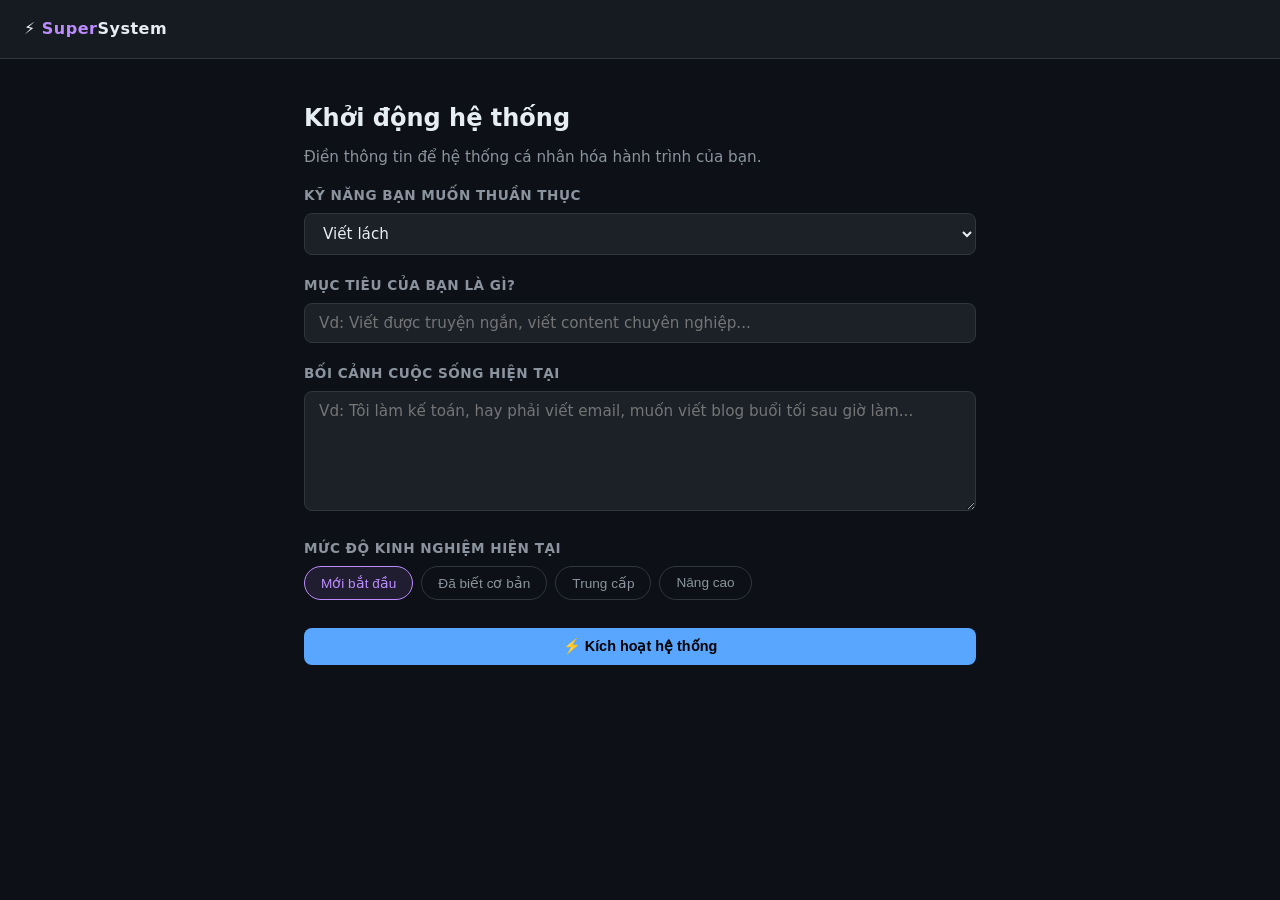
<file: demo.html>
<!DOCTYPE html>
<html lang="vi">
<head>
  <meta charset="utf-8" />
  <meta name="viewport" content="width=device-width, initial-scale=1" />
  <title>Super System — MVP Demo</title>
  <style>
    :root {
      --bg: #0d1117;
      --surface: #161b22;
      --surface-2: #1c2128;
      --border: #30363d;
      --ink: #e6edf3;
      --muted: #8b949e;
      --blue: #58a6ff;
      --green: #3fb950;
      --purple: #bc8cff;
      --orange: #ffa657;
      --yellow: #e3b341;
      --red: #f85149;
    }

    * { box-sizing: border-box; margin: 0; padding: 0; }

    body {
      font-family: -apple-system, "Segoe UI", system-ui, sans-serif;
      background: var(--bg);
      color: var(--ink);
      min-height: 100vh;
      line-height: 1.6;
    }

    /* ── Layout ── */
    .screen { display: none; min-height: 100vh; }
    .screen.active { display: flex; flex-direction: column; }

    header {
      border-bottom: 1px solid var(--border);
      padding: 16px 24px;
      display: flex;
      align-items: center;
      gap: 12px;
      background: var(--surface);
    }
    header .logo { font-weight: 700; font-size: 1rem; letter-spacing: .5px; }
    header .logo span { color: var(--purple); }
    header .breadcrumb { color: var(--muted); font-size: .85rem; margin-left: auto; }

    .wrap { max-width: 720px; margin: 0 auto; padding: 40px 24px; width: 100%; }

    /* ── Typography ── */
    h1 { font-size: 1.5rem; font-weight: 700; margin-bottom: 8px; }
    h2 { font-size: 1.15rem; font-weight: 600; margin-bottom: 16px; }
    p { color: var(--muted); margin-bottom: 16px; font-size: .95rem; }

    /* ── Form ── */
    .form-group { margin-bottom: 20px; }
    label { display: block; font-size: .85rem; font-weight: 600; margin-bottom: 6px; color: var(--muted); text-transform: uppercase; letter-spacing: .5px; }
    input, textarea, select {
      width: 100%;
      background: var(--surface-2);
      border: 1px solid var(--border);
      border-radius: 8px;
      color: var(--ink);
      font-size: .95rem;
      padding: 10px 14px;
      outline: none;
      font-family: inherit;
      transition: border-color .15s;
    }
    input:focus, textarea:focus, select:focus { border-color: var(--blue); }
    textarea { resize: vertical; min-height: 120px; }
    select option { background: var(--surface-2); }

    .level-row { display: flex; gap: 8px; flex-wrap: wrap; }
    .level-btn {
      padding: 8px 16px;
      border-radius: 20px;
      border: 1px solid var(--border);
      background: transparent;
      color: var(--muted);
      cursor: pointer;
      font-size: .85rem;
      transition: all .15s;
    }
    .level-btn.selected { border-color: var(--purple); color: var(--purple); background: rgba(188,140,255,.1); }

    /* ── Buttons ── */
    .btn {
      display: inline-flex;
      align-items: center;
      gap: 6px;
      padding: 10px 20px;
      border-radius: 8px;
      border: none;
      font-size: .9rem;
      font-weight: 600;
      cursor: pointer;
      transition: opacity .15s;
    }
    .btn:hover { opacity: .85; }
    .btn-primary { background: var(--blue); color: #000; }
    .btn-ghost { background: transparent; border: 1px solid var(--border); color: var(--ink); }
    .btn-sm { padding: 7px 14px; font-size: .82rem; }
    .btn-full { width: 100%; justify-content: center; margin-top: 8px; }

    /* ── Task Cards ── */
    .task-list { display: flex; flex-direction: column; gap: 12px; }

    .task-card {
      background: var(--surface);
      border: 1px solid var(--border);
      border-radius: 12px;
      padding: 20px;
      cursor: pointer;
      transition: border-color .15s, transform .1s;
    }
    .task-card:hover { border-color: var(--blue); transform: translateY(-1px); }

    .task-card-top { display: flex; align-items: flex-start; justify-content: space-between; gap: 12px; margin-bottom: 8px; }
    .task-title { font-weight: 600; font-size: 1rem; }
    .task-reward { font-size: .8rem; color: var(--yellow); white-space: nowrap; font-weight: 600; }

    .task-meta { display: flex; gap: 8px; align-items: center; margin-bottom: 10px; flex-wrap: wrap; }
    .badge {
      padding: 3px 10px;
      border-radius: 20px;
      font-size: .75rem;
      font-weight: 600;
      letter-spacing: .3px;
    }
    .badge-output { background: rgba(63,185,80,.15); color: var(--green); border: 1px solid rgba(63,185,80,.3); }
    .badge-feynman { background: rgba(88,166,255,.15); color: var(--blue); border: 1px solid rgba(88,166,255,.3); }
    .badge-analysis { background: rgba(255,166,87,.15); color: var(--orange); border: 1px solid rgba(255,166,87,.3); }
    .badge-rewrite { background: rgba(188,140,255,.15); color: var(--purple); border: 1px solid rgba(188,140,255,.3); }
    .badge-main { background: rgba(227,179,65,.1); color: var(--yellow); border: 1px solid rgba(227,179,65,.3); }

    .task-context { font-size: .88rem; color: var(--muted); }

    /* ── Task Detail ── */
    .task-detail-header { margin-bottom: 24px; }
    .task-detail-header .task-meta { margin-bottom: 12px; }
    .task-detail-header h1 { margin-bottom: 10px; }

    .context-box {
      background: var(--surface);
      border: 1px solid var(--border);
      border-left: 3px solid var(--blue);
      border-radius: 8px;
      padding: 14px 16px;
      margin-bottom: 20px;
    }
    .context-box .context-label { font-size: .75rem; text-transform: uppercase; letter-spacing: .5px; color: var(--blue); font-weight: 700; margin-bottom: 6px; }
    .context-box p { color: var(--ink); margin: 0; font-size: .92rem; }

    .requirement-box {
      background: var(--surface-2);
      border: 1px solid var(--border);
      border-radius: 8px;
      padding: 14px 16px;
      margin-bottom: 24px;
    }
    .requirement-box .req-label { font-size: .75rem; text-transform: uppercase; letter-spacing: .5px; color: var(--muted); font-weight: 700; margin-bottom: 8px; }
    .requirement-box ul { padding-left: 18px; }
    .requirement-box li { font-size: .9rem; color: var(--ink); margin-bottom: 4px; }

    .submit-area label { font-size: .85rem; font-weight: 600; margin-bottom: 8px; color: var(--muted); text-transform: uppercase; letter-spacing: .5px; }
    .word-count { font-size: .78rem; color: var(--muted); text-align: right; margin-top: 4px; }

    .action-row { display: flex; gap: 10px; margin-top: 16px; }

    /* ── Results ── */
    .result-hero {
      text-align: center;
      padding: 32px 0 24px;
    }
    .result-hero .total-pts {
      font-size: 3rem;
      font-weight: 800;
      color: var(--yellow);
      line-height: 1;
    }
    .result-hero .pts-label { font-size: .85rem; color: var(--muted); margin-top: 4px; }
    .result-hero .skill-name { font-size: .9rem; color: var(--purple); margin-top: 2px; }

    .score-grid { display: flex; flex-direction: column; gap: 14px; margin: 24px 0; }
    .score-item {}
    .score-header { display: flex; justify-content: space-between; margin-bottom: 5px; font-size: .88rem; }
    .score-name { font-weight: 600; }
    .score-val { color: var(--muted); }
    .score-bar { height: 6px; background: var(--surface-2); border-radius: 3px; overflow: hidden; }
    .score-fill { height: 100%; border-radius: 3px; transition: width .6s ease; }
    .fill-high { background: var(--green); }
    .fill-mid { background: var(--yellow); }
    .fill-low { background: var(--red); }

    .feedback-box {
      background: var(--surface);
      border: 1px solid var(--border);
      border-radius: 8px;
      padding: 16px;
      margin-bottom: 24px;
    }
    .feedback-box .fb-label { font-size: .75rem; text-transform: uppercase; letter-spacing: .5px; color: var(--muted); font-weight: 700; margin-bottom: 8px; }
    .feedback-box p { color: var(--ink); margin: 0; font-size: .9rem; }

    .next-target {
      background: rgba(88,166,255,.08);
      border: 1px solid rgba(88,166,255,.2);
      border-radius: 8px;
      padding: 12px 16px;
      margin-bottom: 24px;
      font-size: .88rem;
    }
    .next-target strong { color: var(--blue); }

    /* ── Progress ── */
    .profile-card {
      background: var(--surface);
      border: 1px solid var(--border);
      border-radius: 12px;
      padding: 20px;
      margin-bottom: 16px;
    }
    .profile-card h3 { font-size: .95rem; margin-bottom: 4px; }
    .profile-card .level { font-size: .8rem; color: var(--purple); margin-bottom: 16px; }

    .history-list { display: flex; flex-direction: column; gap: 8px; }
    .history-item {
      display: flex;
      align-items: center;
      gap: 12px;
      padding: 10px 14px;
      background: var(--surface);
      border: 1px solid var(--border);
      border-radius: 8px;
      font-size: .88rem;
    }
    .history-item .hi-title { flex: 1; }
    .history-item .hi-pts { color: var(--yellow); font-weight: 700; font-size: .82rem; }
    .history-item .hi-date { color: var(--muted); font-size: .78rem; }

    /* ── Nav ── */
    .bottom-nav {
      display: flex;
      gap: 4px;
      padding: 12px 16px;
      background: var(--surface);
      border-top: 1px solid var(--border);
      margin-top: auto;
    }
    .nav-btn {
      flex: 1;
      background: transparent;
      border: none;
      color: var(--muted);
      cursor: pointer;
      padding: 8px 4px;
      border-radius: 8px;
      font-size: .75rem;
      transition: all .15s;
      display: flex;
      flex-direction: column;
      align-items: center;
      gap: 3px;
    }
    .nav-btn:hover, .nav-btn.active { color: var(--ink); background: var(--surface-2); }
    .nav-btn .nav-icon { font-size: 1.1rem; }

    /* ── Loading ── */
    .loading-overlay {
      display: none;
      position: fixed;
      inset: 0;
      background: rgba(13,17,23,.85);
      z-index: 100;
      align-items: center;
      justify-content: center;
      flex-direction: column;
      gap: 12px;
    }
    .loading-overlay.show { display: flex; }
    .spinner {
      width: 32px; height: 32px;
      border: 3px solid var(--border);
      border-top-color: var(--blue);
      border-radius: 50%;
      animation: spin .7s linear infinite;
    }
    @keyframes spin { to { transform: rotate(360deg); } }
    .loading-text { font-size: .9rem; color: var(--muted); }

    /* ── Divider ── */
    .section-label {
      font-size: .75rem;
      text-transform: uppercase;
      letter-spacing: .8px;
      color: var(--muted);
      font-weight: 700;
      margin-bottom: 12px;
      margin-top: 28px;
    }

    .empty { text-align: center; padding: 48px 0; color: var(--muted); font-size: .9rem; }

    /* ── Level / XP Card ── */
    .level-card {
      background: linear-gradient(135deg, #1c2128 0%, #161b22 100%);
      border: 1px solid var(--border); border-radius: 14px; padding: 20px; margin-bottom: 20px;
    }
    .level-card-top { display: flex; align-items: center; justify-content: space-between; margin-bottom: 4px; }
    .level-tag { font-size: .75rem; font-weight: 700; text-transform: uppercase; letter-spacing: .6px; color: var(--purple); }
    .streak-tag { font-size: .82rem; color: var(--orange); font-weight: 700; }
    .level-name { font-size: 1.15rem; font-weight: 700; margin-bottom: 12px; }
    .xp-bar-wrap { margin-bottom: 6px; }
    .xp-bar-bg { height: 8px; background: var(--surface-2); border-radius: 4px; overflow: hidden; }
    .xp-bar-fill { height: 100%; border-radius: 4px; background: linear-gradient(90deg, var(--purple), var(--blue)); transition: width .6s ease; }
    .xp-label { display: flex; justify-content: space-between; font-size: .75rem; color: var(--muted); margin-top: 4px; }

    .daily-target { margin-top: 14px; padding-top: 14px; border-top: 1px solid var(--border); }
    .daily-target-label { font-size: .75rem; text-transform: uppercase; letter-spacing: .5px; color: var(--muted); font-weight: 700; margin-bottom: 8px; }
    .daily-dots { display: flex; gap: 6px; align-items: center; }
    .daily-dot { width: 28px; height: 28px; border-radius: 50%; border: 2px solid var(--border); display: flex; align-items: center; justify-content: center; font-size: .7rem; transition: all .2s; }
    .daily-dot.done { background: var(--green); border-color: var(--green); color: #000; font-weight: 700; }
    .daily-dot.pending { border-color: var(--border); color: var(--muted); }
    .daily-count { font-size: .82rem; color: var(--muted); margin-left: 6px; }

    /* ── Drill Category ── */
    .drill-category { margin-bottom: 20px; }
    .drill-cat-header {
      display: flex; align-items: center; justify-content: space-between;
      margin-bottom: 8px;
    }
    .drill-cat-name { font-size: .82rem; font-weight: 700; color: var(--muted); text-transform: uppercase; letter-spacing: .5px; }
    .drill-cat-count { font-size: .78rem; color: var(--muted); }
    .drill-item {
      display: flex; align-items: center; gap: 12px;
      background: var(--surface); border: 1px solid var(--border);
      border-radius: 10px; padding: 13px 15px; margin-bottom: 7px;
      cursor: pointer; transition: border-color .15s;
    }
    .drill-item:hover { border-color: var(--green); }
    .drill-item.done { opacity: .5; cursor: default; }
    .drill-check { width: 22px; height: 22px; border-radius: 50%; border: 2px solid var(--border); flex-shrink: 0; display: flex; align-items: center; justify-content: center; font-size: .7rem; }
    .drill-item.done .drill-check { background: var(--green); border-color: var(--green); color: #000; }
    .drill-info { flex: 1; }
    .drill-title { font-size: .9rem; font-weight: 600; }
    .drill-sub { font-size: .75rem; color: var(--muted); margin-top: 1px; }
    .drill-xp { font-size: .78rem; color: var(--yellow); font-weight: 700; }

    /* ── Profile ── */
    .profile-hero {
      display: flex; align-items: center; gap: 16px;
      background: var(--surface); border: 1px solid var(--border);
      border-radius: 14px; padding: 20px; margin-bottom: 16px;
    }
    .profile-avatar {
      width: 56px; height: 56px; border-radius: 50%;
      background: linear-gradient(135deg, var(--purple), var(--blue));
      display: flex; align-items: center; justify-content: center;
      font-size: 1.4rem; flex-shrink: 0;
    }
    .profile-info .p-name { font-size: 1.05rem; font-weight: 700; }
    .profile-info .p-sub { font-size: .8rem; color: var(--muted); margin-top: 2px; }
    .profile-stats { display: grid; grid-template-columns: 1fr 1fr 1fr; gap: 10px; margin-bottom: 16px; }
    .stat-box {
      background: var(--surface); border: 1px solid var(--border);
      border-radius: 10px; padding: 14px; text-align: center;
    }
    .stat-val { font-size: 1.3rem; font-weight: 800; color: var(--ink); }
    .stat-lbl { font-size: .72rem; color: var(--muted); margin-top: 2px; }

    /* ── Academy ── */
    .module-block { margin-bottom: 28px; }
    .module-title {
      font-size: .75rem; text-transform: uppercase; letter-spacing: .8px;
      color: var(--muted); font-weight: 700; margin-bottom: 10px;
    }
    .lesson-card {
      display: flex; align-items: center; gap: 14px;
      background: var(--surface); border: 1px solid var(--border);
      border-radius: 10px; padding: 14px 16px; margin-bottom: 8px;
      cursor: pointer; transition: border-color .15s;
    }
    .lesson-card:hover { border-color: var(--blue); }
    .lesson-card.locked { opacity: .45; cursor: not-allowed; }
    .lesson-icon { font-size: 1.4rem; width: 36px; text-align: center; flex-shrink: 0; }
    .lesson-info { flex: 1; }
    .lesson-info .l-title { font-weight: 600; font-size: .92rem; margin-bottom: 2px; }
    .lesson-info .l-meta { font-size: .78rem; color: var(--muted); }
    .lesson-status { font-size: .75rem; font-weight: 700; }
    .ls-done { color: var(--green); }
    .ls-new { color: var(--blue); }
    .ls-locked { color: var(--muted); }

    /* ── Lesson Detail ── */
    .lesson-content { font-size: .93rem; line-height: 1.8; }
    .lesson-content h3 { font-size: 1rem; margin: 24px 0 8px; color: var(--ink); }
    .lesson-content p { color: var(--ink); margin-bottom: 12px; }
    .lesson-content blockquote {
      border-left: 3px solid var(--purple); padding: 10px 16px;
      background: rgba(188,140,255,.07); border-radius: 0 8px 8px 0;
      margin: 12px 0; font-style: italic; color: var(--ink);
    }
    .lesson-content .example-bad { border-left-color: var(--red); background: rgba(248,81,73,.07); }
    .lesson-content .example-good { border-left-color: var(--green); background: rgba(63,185,80,.07); }
    .lesson-content .label { font-size: .72rem; font-weight: 700; text-transform: uppercase; letter-spacing: .5px; margin-bottom: 4px; }
    .lesson-content .label.bad { color: var(--red); }
    .lesson-content .label.good { color: var(--green); }
    .lesson-tip {
      background: rgba(88,166,255,.08); border: 1px solid rgba(88,166,255,.2);
      border-radius: 8px; padding: 12px 16px; margin: 16px 0; font-size: .88rem;
    }
    .lesson-tip strong { color: var(--blue); }

    /* ── Practice Hall ── */
    .practice-mode-grid { display: grid; grid-template-columns: 1fr 1fr; gap: 10px; margin-bottom: 24px; }
    .mode-card {
      background: var(--surface); border: 1px solid var(--border);
      border-radius: 10px; padding: 16px; cursor: pointer; transition: all .15s; text-align: center;
    }
    .mode-card:hover, .mode-card.selected { border-color: var(--purple); background: rgba(188,140,255,.07); }
    .mode-card .mode-icon { font-size: 1.6rem; margin-bottom: 6px; }
    .mode-card .mode-name { font-weight: 600; font-size: .88rem; }
    .mode-card .mode-desc { font-size: .75rem; color: var(--muted); margin-top: 3px; }

    .prompt-list { display: flex; flex-direction: column; gap: 8px; margin-bottom: 20px; }
    .prompt-item {
      background: var(--surface); border: 1px solid var(--border);
      border-radius: 8px; padding: 12px 14px; cursor: pointer; font-size: .88rem;
      transition: border-color .15s; display: flex; align-items: center; gap: 10px;
    }
    .prompt-item:hover, .prompt-item.selected { border-color: var(--green); }
    .prompt-item .p-dot { width: 8px; height: 8px; border-radius: 50%; background: var(--border); flex-shrink: 0; }
    .prompt-item.selected .p-dot { background: var(--green); }

    .timer-row { display: flex; gap: 8px; margin-bottom: 20px; flex-wrap: wrap; }
    .timer-btn {
      padding: 7px 16px; border-radius: 20px; border: 1px solid var(--border);
      background: transparent; color: var(--muted); cursor: pointer; font-size: .82rem; transition: all .15s;
    }
    .timer-btn.selected { border-color: var(--orange); color: var(--orange); background: rgba(255,166,87,.1); }

    /* ── Practice Session ── */
    .session-bar {
      display: flex; align-items: center; justify-content: space-between;
      padding: 10px 24px; background: var(--surface-2); border-bottom: 1px solid var(--border);
      font-size: .85rem;
    }
    .session-timer { color: var(--orange); font-weight: 700; font-variant-numeric: tabular-nums; }
    .session-wc { color: var(--muted); }
    .session-prompt {
      background: var(--surface); border: 1px solid var(--border);
      border-left: 3px solid var(--green); border-radius: 8px;
      padding: 12px 16px; margin-bottom: 16px; font-size: .88rem; color: var(--ink);
    }
    .session-textarea {
      width: 100%; background: transparent; border: none; outline: none;
      color: var(--ink); font-size: 1rem; font-family: inherit; line-height: 1.8;
      resize: none; min-height: 55vh;
    }
  </style>
</head>
<body>

<!-- Loading overlay -->
<div class="loading-overlay" id="loading">
  <div class="spinner"></div>
  <div class="loading-text" id="loading-text">Hệ thống đang chuẩn bị...</div>
</div>

<!-- ════════════════════════════════════════ -->
<!-- SCREEN: ONBOARDING                       -->
<!-- ════════════════════════════════════════ -->
<div class="screen active" id="screen-onboarding">
  <header>
    <div class="logo">⚡ <span>Super</span>System</div>
  </header>
  <div class="wrap">
    <h1>Khởi động hệ thống</h1>
    <p>Điền thông tin để hệ thống cá nhân hóa hành trình của bạn.</p>

    <div class="form-group">
      <label>Kỹ năng bạn muốn thuần thục</label>
      <select id="ob-skill">
        <option value="writing">Viết lách</option>
        <option value="music" disabled>Âm nhạc (sắp ra mắt)</option>
        <option value="cooking" disabled>Nấu ăn (sắp ra mắt)</option>
      </select>
    </div>

    <div class="form-group">
      <label>Mục tiêu của bạn là gì?</label>
      <input type="text" id="ob-goal" placeholder="Vd: Viết được truyện ngắn, viết content chuyên nghiệp..." />
    </div>

    <div class="form-group">
      <label>Bối cảnh cuộc sống hiện tại</label>
      <textarea id="ob-context" placeholder="Vd: Tôi làm kế toán, hay phải viết email, muốn viết blog buổi tối sau giờ làm..."></textarea>
    </div>

    <div class="form-group">
      <label>Mức độ kinh nghiệm hiện tại</label>
      <div class="level-row" id="level-row">
        <button class="level-btn selected" data-level="beginner">Mới bắt đầu</button>
        <button class="level-btn" data-level="some">Đã biết cơ bản</button>
        <button class="level-btn" data-level="intermediate">Trung cấp</button>
        <button class="level-btn" data-level="advanced">Nâng cao</button>
      </div>
    </div>

    <button class="btn btn-primary btn-full" onclick="startSystem()">
      ⚡ Kích hoạt hệ thống
    </button>
  </div>
</div>

<!-- ════════════════════════════════════════ -->
<!-- SCREEN: TASK LIST                        -->
<!-- ════════════════════════════════════════ -->
<div class="screen" id="screen-tasks">
  <header>
    <div class="logo">⚡ <span>Super</span>System</div>
    <div class="breadcrumb" id="header-xp">0 điểm thuần thục</div>
  </header>
  <div class="wrap">
    <h1>Nhiệm vụ</h1>
    <p>Các mốc lớn trên hành trình thuần thục kỹ năng của bạn.</p>
    <div class="task-list" id="main-quest-list"></div>
  </div>
  <div class="bottom-nav">
    <button class="nav-btn active" onclick="showTasks()"><span class="nav-icon">⚔️</span>Nhiệm vụ</button>
    <button class="nav-btn" onclick="showPractice()"><span class="nav-icon">🏋️</span>Luyện tập</button>
    <button class="nav-btn" onclick="showAcademy()"><span class="nav-icon">🎓</span>Học viện</button>
    <button class="nav-btn" onclick="showProfile()"><span class="nav-icon">👤</span>Profile</button>
  </div>
</div>

<!-- ════════════════════════════════════════ -->
<!-- SCREEN: TASK DETAIL                      -->
<!-- ════════════════════════════════════════ -->
<div class="screen" id="screen-detail">
  <header>
    <div class="logo">⚡ <span>Super</span>System</div>
    <button class="btn btn-ghost btn-sm" onclick="backFromDetail()" style="margin-left:auto">← Quay lại</button>
  </header>
  <div class="wrap">
    <div class="task-detail-header">
      <div class="task-meta" id="detail-meta"></div>
      <h1 id="detail-title"></h1>
    </div>

    <div class="context-box">
      <div class="context-label">Bối cảnh</div>
      <p id="detail-context"></p>
    </div>

    <div class="requirement-box">
      <div class="req-label">Yêu cầu</div>
      <ul id="detail-requirements"></ul>
    </div>

    <div class="submit-area">
      <label>Bài làm của bạn</label>
      <textarea id="submission-text" rows="10" placeholder="Nhập bài làm tại đây..." oninput="updateWordCount()"></textarea>
      <div class="word-count" id="word-count">0 từ</div>
    </div>

    <div class="action-row">
      <button class="btn btn-ghost" onclick="backFromDetail()">Để sau</button>
      <button class="btn btn-primary" onclick="submitTask()" style="flex:1">Nộp bài →</button>
    </div>
  </div>
</div>

<!-- ════════════════════════════════════════ -->
<!-- SCREEN: RESULT                           -->
<!-- ════════════════════════════════════════ -->
<div class="screen" id="screen-result">
  <header>
    <div class="logo">⚡ <span>Super</span>System</div>
  </header>
  <div class="wrap">
    <div class="result-hero">
      <div class="total-pts" id="result-total">+3</div>
      <div class="pts-label">điểm thuần thục nhận được</div>
      <div class="skill-name" id="result-skill-name"></div>
    </div>

    <div class="score-grid" id="score-grid"></div>

    <div class="feedback-box">
      <div class="fb-label">Nhận xét từ hệ thống</div>
      <p id="result-feedback"></p>
    </div>

    <div class="next-target" id="next-target"></div>

    <button class="btn btn-primary btn-full" onclick="backAfterResult()">Tiếp tục →</button>
  </div>
</div>

<!-- ════════════════════════════════════════ -->
<!-- SCREEN: PROFILE                          -->
<!-- ════════════════════════════════════════ -->
<div class="screen" id="screen-progress">
  <header>
    <div class="logo">⚡ <span>Super</span>System</div>
  </header>
  <div class="wrap">
    <div class="profile-hero">
      <div class="profile-avatar">✍️</div>
      <div class="profile-info">
        <div class="p-name" id="profile-name">Người học</div>
        <div class="p-sub" id="profile-goal">Mục tiêu chưa thiết lập</div>
      </div>
    </div>

    <div class="profile-stats">
      <div class="stat-box"><div class="stat-val" id="stat-xp">0</div><div class="stat-lbl">Tổng XP</div></div>
      <div class="stat-box"><div class="stat-val" id="stat-streak">🔥 0</div><div class="stat-lbl">Ngày liên tiếp</div></div>
      <div class="stat-box"><div class="stat-val" id="stat-done">0</div><div class="stat-lbl">Đã hoàn thành</div></div>
    </div>

    <div class="section-label">Kỹ năng viết lách</div>
    <div class="profile-card" style="padding:16px">
      <div class="level" id="progress-level" style="margin-bottom:12px">Level 1 — Người mới bắt đầu</div>
      <div class="score-grid" id="progress-skill-grid"></div>
    </div>

    <div class="section-label">Lịch sử</div>
    <div class="history-list" id="history-list"></div>
  </div>
  <div class="bottom-nav">
    <button class="nav-btn" onclick="showTasks()"><span class="nav-icon">⚔️</span>Nhiệm vụ</button>
    <button class="nav-btn" onclick="showPractice()"><span class="nav-icon">🏋️</span>Luyện tập</button>
    <button class="nav-btn" onclick="showAcademy()"><span class="nav-icon">🎓</span>Học viện</button>
    <button class="nav-btn active" onclick="showProfile()"><span class="nav-icon">👤</span>Profile</button>
  </div>
</div>

<!-- ════════════════════════════════════════ -->
<!-- SCREEN: PRACTICE HALL                    -->
<!-- ════════════════════════════════════════ -->
<div class="screen" id="screen-practice">
  <header>
    <div class="logo">⚡ <span>Super</span>System</div>
    <div class="breadcrumb">Sảnh luyện tập</div>
  </header>
  <div class="wrap">
    <!-- Level + XP card -->
    <div class="level-card" id="practice-level-card"></div>

    <!-- Drill list by category -->
    <div id="drill-list"></div>
  </div>
  <div class="bottom-nav">
    <button class="nav-btn" onclick="showTasks()"><span class="nav-icon">⚔️</span>Nhiệm vụ</button>
    <button class="nav-btn active" onclick="showPractice()"><span class="nav-icon">🏋️</span>Luyện tập</button>
    <button class="nav-btn" onclick="showAcademy()"><span class="nav-icon">🎓</span>Học viện</button>
    <button class="nav-btn" onclick="showProfile()"><span class="nav-icon">👤</span>Profile</button>
  </div>
</div>

<!-- ════════════════════════════════════════ -->
<!-- SCREEN: PRACTICE SESSION                 -->
<!-- ════════════════════════════════════════ -->
<div class="screen" id="screen-practice-session">
  <header>
    <div class="logo">⚡ <span>Super</span>System</div>
    <button class="btn btn-ghost btn-sm" onclick="endPractice()" style="margin-left:auto">Kết thúc</button>
  </header>
  <div class="session-bar">
    <span class="session-timer" id="session-timer">—</span>
    <span class="session-wc" id="session-wc">0 từ</span>
  </div>
  <div class="wrap" style="padding-top:24px">
    <div class="session-prompt" id="session-prompt"></div>
    <textarea class="session-textarea" id="session-textarea" placeholder="Bắt đầu viết..." oninput="onSessionInput()"></textarea>
  </div>
</div>

<!-- ════════════════════════════════════════ -->
<!-- SCREEN: ACADEMY                          -->
<!-- ════════════════════════════════════════ -->
<div class="screen" id="screen-academy">
  <header>
    <div class="logo">⚡ <span>Super</span>System</div>
    <div class="breadcrumb">Học viện</div>
  </header>
  <div class="wrap">
    <h1>Học viện</h1>
    <p>Học lý thuyết trước, luyện tập sau. Hoặc quay lại ôn tập bất cứ lúc nào.</p>
    <div id="academy-modules"></div>
  </div>
  <div class="bottom-nav">
    <button class="nav-btn" onclick="showTasks()"><span class="nav-icon">⚔️</span>Nhiệm vụ</button>
    <button class="nav-btn" onclick="showPractice()"><span class="nav-icon">🏋️</span>Luyện tập</button>
    <button class="nav-btn active" onclick="showAcademy()"><span class="nav-icon">🎓</span>Học viện</button>
    <button class="nav-btn" onclick="showProfile()"><span class="nav-icon">👤</span>Profile</button>
  </div>
</div>

<!-- ════════════════════════════════════════ -->
<!-- SCREEN: LESSON DETAIL                    -->
<!-- ════════════════════════════════════════ -->
<div class="screen" id="screen-lesson">
  <header>
    <div class="logo">⚡ <span>Super</span>System</div>
    <button class="btn btn-ghost btn-sm" onclick="showAcademy()" style="margin-left:auto">← Học viện</button>
  </header>
  <div class="wrap">
    <div class="task-meta" id="lesson-meta" style="margin-bottom:12px"></div>
    <h1 id="lesson-title" style="margin-bottom:20px"></h1>
    <div class="lesson-content" id="lesson-content"></div>
    <div style="margin-top:32px;display:flex;gap:10px">
      <button class="btn btn-ghost" onclick="showAcademy()">Quay lại</button>
      <button class="btn btn-primary" onclick="goToPracticeFromLesson()" style="flex:1">Vào sảnh luyện tập →</button>
    </div>
  </div>
</div>

<script>
// ── Academy Mock Data ─────────────────────────────────────────────────────

const MOCK_ACADEMY = [
  {
    module: 'Nền tảng viết lách',
    lessons: [
      {
        id: 'L1', icon: '👁️', title: 'Show, Don\'t Tell',
        meta: '5 phút đọc', status: 'done',
        content: `
          <p>"Show, don't tell" là nguyên tắc vàng trong viết lách: thay vì <em>nói cho độc giả biết</em> nhân vật cảm thấy gì, hãy <em>cho họ thấy</em> thông qua hành động, chi tiết giác quan và phản ứng cụ thể.</p>
          <h3>Tại sao cần điều này?</h3>
          <p>Khi bạn "tell" (kể), não độc giả tiếp nhận thông tin thụ động. Khi bạn "show" (tả), não độc giả phải tự suy luận — và chính quá trình đó tạo ra cảm xúc thực sự.</p>
          <h3>Ví dụ so sánh</h3>
          <div class="label bad">❌ Tell</div>
          <blockquote class="example-bad">Cô ấy rất buồn khi nghe tin đó.</blockquote>
          <div class="label good">✓ Show</div>
          <blockquote class="example-good">Cô ấy đặt điện thoại xuống bàn, nhìn chằm chằm vào ly cà phê đang nguội. Tay cô chạm vào vành ly rồi lại buông ra.</blockquote>
          <h3>Cách luyện tập</h3>
          <p>Mỗi khi bạn viết một từ cảm xúc trực tiếp (buồn, vui, tức, sợ...), hãy dừng lại và hỏi: <em>"Cảm xúc này biểu hiện ra ngoài như thế nào?"</em> Rồi xóa từ đó và thay bằng chi tiết cụ thể.</p>
          <div class="lesson-tip"><strong>💡 Ghi nhớ:</strong> Không có quy tắc tuyệt đối — đôi khi "tell" là lựa chọn đúng khi bạn muốn tóm lược nhanh. Vấn đề là biết khi nào nên dùng cái nào.</div>
        `
      },
      {
        id: 'L2', icon: '🌀', title: 'Narrative Tension — Sức căng tường thuật',
        meta: '6 phút đọc', status: 'done',
        content: `
          <p>Narrative tension là lý do độc giả tiếp tục đọc. Đó là cảm giác <em>"chuyện gì sẽ xảy ra tiếp theo?"</em> — không nhất thiết phải có cảnh hành động, chỉ cần có câu hỏi chưa được trả lời.</p>
          <h3>3 nguồn tạo tension</h3>
          <p><strong>1. Xung đột bên ngoài:</strong> Nhân vật đối mặt với trở ngại vật lý hoặc tình huống.</p>
          <p><strong>2. Xung đột bên trong:</strong> Nhân vật muốn hai thứ mâu thuẫn với nhau.</p>
          <p><strong>3. Thông tin bị giữ lại:</strong> Độc giả biết sẽ có điều gì đó xảy ra, nhưng chưa biết khi nào.</p>
          <h3>Ví dụ</h3>
          <blockquote>"Cô ấy mở phong bì. Tên của ai sẽ được gọi — cô ấy hay em gái?"</blockquote>
          <p>Chỉ hai câu, nhưng đủ để giữ bạn đọc tiếp.</p>
          <div class="lesson-tip"><strong>💡 Thử nghiệm:</strong> Đọc lại đoạn văn bạn vừa viết và hỏi: "Có câu hỏi nào chưa được trả lời không?" Nếu không, tension của bạn đang thấp.</div>
        `
      },
      {
        id: 'L3', icon: '🏗️', title: 'Cấu trúc đoạn văn',
        meta: '4 phút đọc', status: 'unread',
        content: `
          <p>Một đoạn văn tốt có cấu trúc rõ ràng: câu chủ đề → phát triển → câu kết. Nhưng trong văn sáng tạo, cấu trúc linh hoạt hơn — điều quan trọng là mỗi đoạn phải có <em>một nhiệm vụ duy nhất</em>.</p>
          <h3>Nguyên tắc một ý một đoạn</h3>
          <p>Nếu bạn thấy một đoạn đang làm hai việc khác nhau — mô tả cảnh quan và đồng thời phát triển nội tâm nhân vật — hãy tách ra. Mỗi việc xứng đáng được không gian riêng.</p>
          <h3>Độ dài đoạn văn</h3>
          <p>Đoạn ngắn = nhịp nhanh, căng thẳng. Đoạn dài = nhịp chậm, suy tư. Kiểm soát độ dài đoạn là cách kiểm soát nhịp đọc của người đọc.</p>
          <div class="lesson-tip"><strong>💡 Bài tập:</strong> Lấy một đoạn văn bạn đã viết và đếm xem nó đang làm bao nhiêu việc cùng lúc.</div>
        `
      },
    ]
  },
  {
    module: 'Giọng văn & Cảm xúc',
    lessons: [
      {
        id: 'L4', icon: '🎭', title: 'Tìm giọng văn của bạn',
        meta: '7 phút đọc', status: 'unread',
        content: `
          <p>Giọng văn là thứ làm cho bài viết của bạn nghe như <em>bạn</em> — không phải ai khác. Nó là tổng hợp của cách bạn chọn từ, cấu trúc câu, những gì bạn chú ý và những gì bạn bỏ qua.</p>
          <h3>Giọng văn không phải là phong cách bắt chước</h3>
          <p>Nhiều người mới học viết cố gắng viết như tác giả họ ngưỡng mộ. Điều đó tốt cho việc học kỹ thuật — nhưng giọng văn thực sự của bạn chỉ xuất hiện khi bạn ngừng cố gắng viết như người khác.</p>
          <h3>Cách tìm giọng văn</h3>
          <p>Viết về những thứ bạn thực sự quan tâm, theo cách bạn thực sự nghĩ — không chỉnh sửa ngay. Đọc lại sau 24 giờ và tìm những câu nghe "đúng" nhất. Đó là giọng văn của bạn.</p>
          <div class="lesson-tip"><strong>💡 Thử nghiệm:</strong> Viết một đoạn kể về ngày hôm qua như thể bạn đang nhắn tin cho bạn thân. Sau đó viết lại chủ đề đó theo kiểu "văn học". So sánh hai bản — cái nào nghe thật hơn?</div>
        `
      },
      {
        id: 'L5', icon: '🥁', title: 'Nhịp câu & kiểm soát tempo',
        meta: '5 phút đọc', status: 'unread',
        content: `
          <p>Nhịp câu là âm nhạc của văn xuôi. Câu ngắn gõ mạnh. Câu dài trôi chảy, kéo dãn thời gian, cho phép độc giả thở và suy nghĩ trước khi đến ý tiếp theo.</p>
          <h3>Khi nào dùng câu ngắn</h3>
          <p>Cảnh hành động, căng thẳng, cảm xúc đột ngột — câu ngắn tạo ra nhịp tim nhanh. Độc giả đọc theo nhịp của câu mà không nhận ra.</p>
          <h3>Khi nào dùng câu dài</h3>
          <p>Mô tả cảnh quan, suy tư nội tâm, hồi tưởng — câu dài cho phép não độc giả đắm chìm, mất đi cảm giác thời gian thực.</p>
          <div class="label bad">❌ Đơn điệu</div>
          <blockquote class="example-bad">Anh ấy chạy. Anh ấy vấp. Anh ấy ngã. Anh ấy đứng dậy. Anh ấy chạy tiếp.</blockquote>
          <div class="label good">✓ Có nhịp</div>
          <blockquote class="example-good">Anh ấy chạy. Vấp. Ngã — đầu gối chạm nhựa đường với tiếng bốp tối tăm. Rồi anh đứng dậy và chạy tiếp, không nhìn lại.</blockquote>
        `
      },
    ]
  },
  {
    module: 'Kỹ thuật nâng cao',
    lessons: [
      {
        id: 'L6', icon: '🔒', title: 'Subtext & Ẩn ý',
        meta: '8 phút đọc', status: 'locked',
        content: ''
      },
      {
        id: 'L7', icon: '🔒', title: 'Điểm nhìn & Perspective',
        meta: '6 phút đọc', status: 'locked',
        content: ''
      },
    ]
  },
];

const MOCK_PROMPTS = [
  'Một người ngồi chờ ở bến xe, lần đầu tiên trong 5 năm không có điện thoại trong tay.',
  'Buổi sáng đầu tiên sau khi nghỉ việc — không có báo thức.',
  'Hai người bạn cũ gặp lại, cả hai đều giả vờ mọi thứ vẫn như xưa.',
  'Một đứa trẻ giải thích cho ông nội hiểu tại sao bầu trời màu xanh.',
  'Người cuối cùng rời văn phòng vào buổi tối thứ Sáu.',
  'Viết về một mùi hương gợi nhớ ký ức cụ thể.',
];

const MOCK_REWRITE_PROMPTS = [
  '"Cô ấy buồn. Cô ấy về nhà. Cô ấy không ăn tối. Cô ấy đi ngủ sớm."',
  '"Anh tức giận. Anh đóng cửa lại. Anh không nói gì thêm."',
  '"Buổi sáng đẹp. Chim hót. Hoa nở. Mọi người vui vẻ đi làm."',
];

// ── Practice State ─────────────────────────────────────────────────────────

const practiceState = {
  mode: 'freestyle',
  selectedPrompt: null,
  timerMinutes: 0,
  timerInterval: null,
  secondsLeft: 0,
};

// ── Academy Mock Data ─────────────────────────────────────────────────────

// Main quests: big milestones
const MOCK_TASKS = {
  main: [
    {
      id: 1, type: 'output', quest: 'main',
      title: '🏆 Mốc 1 — Bài viết đầu tiên có hồn',
      context: 'Viết một đoạn văn 500 từ về một khoảnh khắc khó quên trong cuộc đời bạn. Đây là bài kiểm tra đầu tiên để hệ thống xác định level xuất phát của bạn.',
      requirements: ['Tối thiểu 500 từ', 'Viết theo ngôi thứ nhất', 'Ít nhất một chi tiết giác quan (âm thanh, mùi, xúc giác)', 'Không kể sự kiện — hãy dựng lại khoảnh khắc'],
      reward: '+5 XP + Mở khoá cấp độ 2', rewardPts: 5, targetDimension: 'Cảm xúc & giọng văn',
    },
    {
      id: 2, type: 'output', quest: 'main',
      title: '🏆 Mốc 2 — Câu chuyện ngắn hoàn chỉnh',
      context: 'Viết một câu chuyện ngắn hoàn chỉnh (mở đầu, xung đột, kết) trong 800 từ. Nhân vật của bạn phải đưa ra một quyết định khó khăn.',
      requirements: ['800–1000 từ', 'Có 3 phần rõ ràng: setup, xung đột, resolution', 'Nhân vật chính phải thay đổi hoặc học được điều gì đó', 'Kết thúc không được "hạnh phúc mãi mãi" hoặc "tỉnh dậy ra là mơ"'],
      reward: '+8 XP + Mở khoá kỹ thuật nâng cao', rewardPts: 8, targetDimension: 'Cấu trúc & mạch lạc',
    },
  ],
};

// Practice drills: daily tasks by dimension
const MOCK_DRILLS = [
  {
    category: '✍️ Cảm xúc & giọng văn', dimension: 'Cảm xúc & giọng văn', dailyTarget: 2,
    drills: [
      { id: 10, type: 'rewrite', title: 'Sửa bài — thêm cảm xúc', sub: 'Rewrite đoạn văn flat thành có chiều sâu', xp: '+3 XP',
        context: '"Anh ấy bước vào phòng. Anh ấy nhìn tôi. Anh ấy không nói gì. Anh ấy ra đi."\n\nRewrite đoạn này để người đọc cảm nhận được sự căng thẳng và cảm xúc phức tạp.',
        requirements: ['Giữ nguyên cốt lõi sự kiện', 'Thêm chi tiết cảm xúc, giác quan, nội tâm', 'Không dùng từ "buồn", "vui", "tức" trực tiếp'], rewardPts: 3 },
      { id: 11, type: 'output', title: 'Viết cảnh chia tay không nước mắt', sub: 'Show emotion without naming it', xp: '+3 XP',
        context: 'Viết một cảnh chia tay (người yêu, bạn thân, hoặc rời công việc). Người đọc phải cảm nhận được nỗi buồn — nhưng bạn không được dùng bất kỳ từ cảm xúc nào.',
        requirements: ['150–250 từ', 'Không dùng: buồn, đau, tiếc, nhớ, thương', 'Dùng hành động và chi tiết vật lý để truyền cảm xúc'], rewardPts: 3 },
    ]
  },
  {
    category: '🏗️ Cấu trúc & mạch lạc', dimension: 'Cấu trúc & mạch lạc', dailyTarget: 1,
    drills: [
      { id: 12, type: 'analysis', title: 'Phân tích đoạn văn rời rạc', sub: 'Chỉ ra điểm yếu về mạch lạc', xp: '+2 XP',
        context: 'Đọc đoạn văn dưới đây và chỉ ra những điểm chưa tốt về mạch lạc và cấu trúc.\n\n"Hôm nay tôi đi làm. Trời mưa. Tôi bị ướt. Sếp mắng tôi vì đến trễ. Tôi về nhà và ăn cơm. Tôi ngủ sớm vì mệt."',
        requirements: ['Chỉ ra ít nhất 3 điểm yếu', 'Giải thích tại sao', 'Đề xuất cách cải thiện'], rewardPts: 2 },
    ]
  },
  {
    category: '🧠 Hiểu khái niệm', dimension: 'Hiểu khái niệm sâu', dailyTarget: 1,
    drills: [
      { id: 13, type: 'feynman', title: 'Feynman: Narrative tension', sub: 'Giải thích như thể dạy cho người mới', xp: '+2 XP',
        context: 'Giải thích khái niệm "narrative tension" (sức căng tường thuật) như thể bạn đang giải thích cho một người chưa biết gì về viết lách.',
        requirements: ['Dùng ngôn ngữ bình thường', 'Lấy ví dụ từ cuộc sống hàng ngày', 'Tối thiểu 150 từ'], rewardPts: 2 },
    ]
  },
];

// All drills flat lookup
const ALL_DRILLS = MOCK_DRILLS.flatMap(c => c.drills);

const MOCK_RESULTS = {
  1:  { total: 5,  skillName: 'Viết lách — Cảm xúc & giọng văn',  scores: [{ name: 'Cảm xúc & giọng văn', score: 65 }, { name: 'Cấu trúc & mạch lạc', score: 72 }, { name: 'Từ vựng & diễn đạt', score: 58 }], feedback: 'Bạn đã thể hiện được cảm xúc nội tâm qua chi tiết cụ thể — đây là điểm tốt. Tuy nhiên mạch truyện còn nhảy cóc, từ vựng đơn điệu.', nextTarget: 'Hệ thống sẽ tập trung vào <strong>từ vựng & diễn đạt</strong> trong luyện tập tiếp theo.', origin: 'tasks' },
  2:  { total: 8,  skillName: 'Viết lách — Cấu trúc & mạch lạc',  scores: [{ name: 'Nhận diện vấn đề', score: 80 }, { name: 'Giải thích rõ ràng', score: 60 }, { name: 'Đề xuất cụ thể', score: 45 }], feedback: 'Cấu trúc 3 phần rõ ràng. Nhân vật phát triển tốt. Kết thúc mở gây ấn tượng.', nextTarget: 'Mốc tiếp theo: <strong>kỹ thuật nâng cao</strong> đã được mở khoá.', origin: 'tasks' },
  10: { total: 3,  skillName: 'Cảm xúc & giọng văn', scores: [{ name: 'Cảm xúc & giọng văn', score: 82 }, { name: 'Show don\'t tell', score: 78 }, { name: 'Chi tiết cụ thể', score: 85 }], feedback: 'Xuất sắc! Chi tiết giác quan rõ nét. Chỉ cần chú ý nhịp câu — một số câu còn quá dài.', nextTarget: 'Điểm yếu tiếp theo: <strong>nhịp câu & kiểm soát tempo</strong>.', origin: 'practice' },
  11: { total: 3,  skillName: 'Cảm xúc & giọng văn', scores: [{ name: 'Cảm xúc ẩn', score: 75 }, { name: 'Chi tiết vật lý', score: 80 }, { name: 'Nhịp câu', score: 68 }], feedback: 'Cảnh chia tay có chiều sâu. Chi tiết "chiếc áo khoác trên ghế" rất đắt. Nhịp câu cuối có thể ngắn hơn để tạo impact.', nextTarget: 'Luyện thêm: <strong>kiểm soát nhịp câu</strong>.', origin: 'practice' },
  12: { total: 2,  skillName: 'Cấu trúc & mạch lạc', scores: [{ name: 'Nhận diện vấn đề', score: 80 }, { name: 'Giải thích rõ ràng', score: 60 }, { name: 'Đề xuất cụ thể', score: 45 }], feedback: 'Bạn nhận ra được các vấn đề về sự rời rạc. Phần đề xuất cải thiện chưa đủ cụ thể.', nextTarget: 'Luyện thêm: <strong>rewrite câu nối</strong>.', origin: 'practice' },
  13: { total: 2,  skillName: 'Hiểu khái niệm sâu', scores: [{ name: 'Diễn giải đúng', score: 88 }, { name: 'Ví dụ thực tế', score: 75 }, { name: 'Ngôn ngữ dễ hiểu', score: 90 }], feedback: 'Giải thích rõ ràng, ví dụ gần gũi. Có thể đi sâu hơn vào cách tạo tension.', nextTarget: 'Chuyển sang bài thực hành <strong>tạo tension trong văn viết</strong>.', origin: 'practice' },
};

// ── State ──────────────────────────────────────────────────────────────────

const state = {
  totalXP: 0, streak: 3,
  currentTaskId: null, taskOrigin: 'tasks',
  completedTasks: [], completedTasksData: [],
  dailyDone: {},   // drillId → true
  skillScores: { 'Cảm xúc & giọng văn': 0, 'Cấu trúc & mạch lạc': 0, 'Từ vựng & diễn đạt': 0, 'Hiểu khái niệm sâu': 0 },
  profile: { name: 'Người học', goal: '' },
};

// ── Helpers ────────────────────────────────────────────────────────────────

function showScreen(id) {
  document.querySelectorAll('.screen').forEach(s => s.classList.remove('active'));
  document.getElementById(id).classList.add('active');
  window.scrollTo(0, 0);
}

function showLoading(text = 'Hệ thống đang xử lý...', duration = 1800) {
  const el = document.getElementById('loading');
  document.getElementById('loading-text').textContent = text;
  el.classList.add('show');
  return new Promise(resolve => setTimeout(() => { el.classList.remove('show'); resolve(); }, duration));
}

function badgeClass(type) {
  return { output: 'badge-output', feynman: 'badge-feynman', analysis: 'badge-analysis', rewrite: 'badge-rewrite' }[type] || '';
}

function badgeLabel(type) {
  return { output: 'Output', feynman: 'Feynman', analysis: 'Phân tích', rewrite: 'Sửa bài' }[type] || type;
}

function fillColor(score) {
  if (score >= 75) return 'fill-high';
  if (score >= 50) return 'fill-mid';
  return 'fill-low';
}

function wordCount(text) {
  return text.trim() ? text.trim().split(/\s+/).length : 0;
}

// ── Level Buttons ──────────────────────────────────────────────────────────

document.getElementById('level-row').addEventListener('click', e => {
  if (!e.target.classList.contains('level-btn')) return;
  document.querySelectorAll('.level-btn').forEach(b => b.classList.remove('selected'));
  e.target.classList.add('selected');
});

// ── Actions ────────────────────────────────────────────────────────────────

async function startSystem() {
  state.profile.name = document.getElementById('ob-goal').value.trim() ? 'Người học' : 'Người học';
  state.profile.goal = document.getElementById('ob-goal').value.trim();
  await showLoading('Hệ thống đang phân tích hồ sơ của bạn...', 2200);
  renderTaskList();
  showScreen('screen-tasks');
}

function renderTaskList() {
  document.getElementById('header-xp').textContent = `${state.totalXP} XP`;
  document.getElementById('main-quest-list').innerHTML = MOCK_TASKS.main.map(task => {
    const done = state.completedTasks.includes(task.id);
    return `
      <div class="task-card" onclick="${done ? '' : `openTask(${task.id})`}" style="${done ? 'opacity:.45;cursor:default' : ''}">
        <div class="task-card-top">
          <div class="task-title">${task.title}</div>
          <div class="task-reward" style="color:${done ? 'var(--green)' : 'var(--yellow)'}">${done ? '✓ Hoàn thành' : task.reward}</div>
        </div>
        <div class="task-meta">
          <span class="badge badge-main">Nhiệm vụ</span>
          <span class="badge ${badgeClass(task.type)}">${badgeLabel(task.type)}</span>
        </div>
        <div class="task-context">${task.context.substring(0, 110)}...</div>
      </div>`;
  }).join('');
}

function openTask(id) {
  const task = MOCK_TASKS.main.find(t => t.id === id) || ALL_DRILLS.find(t => t.id === id);
  if (!task) return;
  state.currentTaskId = id;
  state.taskOrigin = MOCK_TASKS.main.find(t => t.id === id) ? 'tasks' : 'practice';

  document.getElementById('detail-title').textContent = task.title;
  document.getElementById('detail-meta').innerHTML = `
    <span class="badge ${badgeClass(task.type)}">${badgeLabel(task.type)}</span>
    ${task.quest === 'main' ? '<span class="badge badge-main">Nhiệm vụ</span>' : '<span class="badge badge-output" style="background:rgba(63,185,80,.1);color:var(--green)">Luyện tập</span>'}
    <span style="font-size:.8rem;color:var(--muted)">Phần thưởng: ${task.reward || task.xp}</span>
  `;
  document.getElementById('detail-context').textContent = task.context;
  document.getElementById('detail-requirements').innerHTML = task.requirements.map(r => `<li>${r}</li>`).join('');
  document.getElementById('submission-text').value = '';
  document.getElementById('word-count').textContent = '0 từ';

  showScreen('screen-detail');
}

function backFromDetail() {
  state.taskOrigin === 'practice' ? showPractice() : showTasks();
}

function backAfterResult() {
  state.taskOrigin === 'practice' ? showPractice() : showTasks();
}

function updateWordCount() {
  const text = document.getElementById('submission-text').value;
  document.getElementById('word-count').textContent = `${wordCount(text)} từ`;
}

async function submitTask() {
  const text = document.getElementById('submission-text').value.trim();
  if (text.length < 20) {
    document.getElementById('submission-text').style.borderColor = 'var(--red)';
    setTimeout(() => document.getElementById('submission-text').style.borderColor = '', 1500);
    return;
  }

  await showLoading('Hệ thống đang chấm bài...', 2500);

  const result = MOCK_RESULTS[state.currentTaskId];
  const task = MOCK_TASKS.main.find(t => t.id === state.currentTaskId) || ALL_DRILLS.find(t => t.id === state.currentTaskId);

  state.totalXP += result.total;
  state.completedTasks.push(state.currentTaskId);
  if (state.taskOrigin === 'practice') state.dailyDone[state.currentTaskId] = true;
  const dim = task.targetDimension || task.dimension || MOCK_DRILLS.find(c => c.drills.find(d => d.id === state.currentTaskId))?.dimension;
  if (dim) state.skillScores[dim] = (state.skillScores[dim] || 0) + result.total;
  state.completedTasksData.push({ title: task.title, pts: result.total, type: task.type, origin: state.taskOrigin });

  document.getElementById('result-total').textContent = `+${result.total}`;
  document.getElementById('result-skill-name').textContent = result.skillName;
  document.getElementById('result-feedback').textContent = result.feedback;
  document.getElementById('next-target').innerHTML = `🎯 ${result.nextTarget}`;
  document.getElementById('score-grid').innerHTML = result.scores.map(s => `
    <div class="score-item">
      <div class="score-header"><span class="score-name">${s.name}</span><span class="score-val">${s.score}/100</span></div>
      <div class="score-bar"><div class="score-fill ${fillColor(s.score)}" style="width:${s.score}%"></div></div>
    </div>`).join('');

  showScreen('screen-result');
}

function showTasks() {
  renderTaskList();
  showScreen('screen-tasks');
}

// ── Academy ────────────────────────────────────────────────────────────────

function showAcademy() {
  const container = document.getElementById('academy-modules');
  container.innerHTML = MOCK_ACADEMY.map(mod => `
    <div class="module-block">
      <div class="module-title">${mod.module}</div>
      ${mod.lessons.map(l => `
        <div class="lesson-card ${l.status === 'locked' ? 'locked' : ''}"
             onclick="${l.status !== 'locked' ? `openLesson('${l.id}')` : ''}">
          <div class="lesson-icon">${l.icon}</div>
          <div class="lesson-info">
            <div class="l-title">${l.title}</div>
            <div class="l-meta">${l.meta}</div>
          </div>
          <div class="lesson-status ${l.status === 'done' ? 'ls-done' : l.status === 'locked' ? 'ls-locked' : 'ls-new'}">
            ${l.status === 'done' ? '✓ Đã học' : l.status === 'locked' ? '🔒' : '● Mới'}
          </div>
        </div>`).join('')}
    </div>`).join('');
  showScreen('screen-academy');
}

function openLesson(id) {
  const lesson = MOCK_ACADEMY.flatMap(m => m.lessons).find(l => l.id === id);
  if (!lesson) return;

  document.getElementById('lesson-title').textContent = lesson.title;
  document.getElementById('lesson-meta').innerHTML = `
    <span class="badge badge-feynman">Học viện</span>
    <span style="font-size:.78rem;color:var(--muted)">${lesson.meta}</span>
  `;
  document.getElementById('lesson-content').innerHTML = lesson.content;

  // Mark as done
  const l = MOCK_ACADEMY.flatMap(m => m.lessons).find(x => x.id === id);
  if (l && l.status === 'unread') l.status = 'done';

  showScreen('screen-lesson');
}

function goToPracticeFromLesson() { showPractice(); }

// ── Practice Hall ───────────────────────────────────────────────────────────

function showPractice() {
  renderPracticeScreen();
  showScreen('screen-practice');
}

function renderPracticeScreen() {
  // Level & XP
  const xp = state.totalXP;
  const levelData = getLevel(xp);
  const dailyTotalTarget = MOCK_DRILLS.reduce((s, c) => s + c.dailyTarget, 0);
  const dailyDoneCount = Object.keys(state.dailyDone).length;

  document.getElementById('practice-level-card').innerHTML = `
    <div class="level-card-top">
      <span class="level-tag">Viết lách</span>
      <span class="streak-tag">🔥 ${state.streak} ngày</span>
    </div>
    <div class="level-name">${levelData.name}</div>
    <div class="xp-bar-wrap">
      <div class="xp-bar-bg"><div class="xp-bar-fill" style="width:${levelData.pct}%"></div></div>
      <div class="xp-label"><span>${xp} XP</span><span>${levelData.next} XP</span></div>
    </div>
    <div class="daily-target">
      <div class="daily-target-label">Hôm nay — ${dailyDoneCount}/${dailyTotalTarget} bài luyện tập</div>
      <div class="daily-dots">
        ${Array.from({length: dailyTotalTarget}, (_, i) => `
          <div class="daily-dot ${i < dailyDoneCount ? 'done' : 'pending'}">${i < dailyDoneCount ? '✓' : ''}</div>`).join('')}
        <span class="daily-count">${dailyDoneCount >= dailyTotalTarget ? '🎉 Hoàn thành hôm nay!' : `còn ${dailyTotalTarget - dailyDoneCount} bài`}</span>
      </div>
    </div>`;

  // Drill categories
  document.getElementById('drill-list').innerHTML = MOCK_DRILLS.map(cat => {
    const catDone = cat.drills.filter(d => state.dailyDone[d.id]).length;
    return `
      <div class="drill-category">
        <div class="drill-cat-header">
          <span class="drill-cat-name">${cat.category}</span>
          <span class="drill-cat-count">${catDone}/${cat.dailyTarget} hôm nay</span>
        </div>
        ${cat.drills.map(d => {
          const done = !!state.dailyDone[d.id];
          return `<div class="drill-item ${done ? 'done' : ''}" onclick="${done ? '' : `openTask(${d.id})`}">
            <div class="drill-check">${done ? '✓' : ''}</div>
            <div class="drill-info">
              <div class="drill-title">${d.title}</div>
              <div class="drill-sub">${d.sub}</div>
            </div>
            <div class="drill-xp">${d.xp}</div>
          </div>`;
        }).join('')}
      </div>`;
  }).join('');
}

function getLevel(xp) {
  const levels = [
    { min: 0,  max: 10,  name: 'Lv.1 — Người mới bắt đầu' },
    { min: 10, max: 25,  name: 'Lv.2 — Đang hình thành' },
    { min: 25, max: 50,  name: 'Lv.3 — Người học nghiêm túc' },
    { min: 50, max: 100, name: 'Lv.4 — Trung cấp' },
    { min: 100, max: 200, name: 'Lv.5 — Nâng cao' },
  ];
  const lv = levels.find(l => xp >= l.min && xp < l.max) || levels[levels.length - 1];
  const pct = Math.round(((xp - lv.min) / (lv.max - lv.min)) * 100);
  return { name: lv.name, pct: Math.min(pct, 100), next: lv.max };
}

function renderPromptList() {
  const mode = practiceState.mode;
  const prompts = mode === 'rewrite' ? MOCK_REWRITE_PROMPTS : MOCK_PROMPTS;
  const section = document.getElementById('prompt-section');

  if (mode === 'freestyle') {
    section.style.display = 'none';
    return;
  }
  section.style.display = 'block';
  document.getElementById('prompt-list').innerHTML = prompts.map((p, i) => `
    <div class="prompt-item ${practiceState.selectedPrompt === i ? 'selected' : ''}" onclick="selectPrompt(${i}, this)">
      <div class="p-dot"></div>
      <span>${p}</span>
    </div>`).join('');
}

function selectMode(el) {
  document.querySelectorAll('.mode-card').forEach(c => c.classList.remove('selected'));
  el.classList.add('selected');
  practiceState.mode = el.dataset.mode;
  practiceState.selectedPrompt = null;
  renderPromptList();
}

function selectPrompt(idx, el) {
  document.querySelectorAll('.prompt-item').forEach(p => p.classList.remove('selected'));
  el.classList.add('selected');
  practiceState.selectedPrompt = idx;
}

function selectTimer(el) {
  document.querySelectorAll('.timer-btn').forEach(b => b.classList.remove('selected'));
  el.classList.add('selected');
  practiceState.timerMinutes = parseInt(el.dataset.min);
}

function startPracticeSession() {
  const mode = practiceState.mode;
  let promptText = '';

  if (mode === 'freestyle') {
    promptText = 'Viết tự do — không giới hạn chủ đề. Cứ bắt đầu và để ngón tay dẫn đường.';
  } else if (mode === 'sprint') {
    promptText = 'Sprint! Viết càng nhiều từ càng tốt trong thời gian cho phép. Không xóa, không chỉnh — cứ viết.';
  } else {
    const prompts = mode === 'rewrite' ? MOCK_REWRITE_PROMPTS : MOCK_PROMPTS;
    const idx = practiceState.selectedPrompt;
    promptText = idx !== null ? prompts[idx] : prompts[Math.floor(Math.random() * prompts.length)];
  }

  document.getElementById('session-prompt').textContent = promptText;
  document.getElementById('session-textarea').value = '';
  document.getElementById('session-wc').textContent = '0 từ';

  // Timer
  clearInterval(practiceState.timerInterval);
  const mins = mode === 'sprint' && practiceState.timerMinutes === 0 ? 10 : practiceState.timerMinutes;
  if (mins > 0) {
    practiceState.secondsLeft = mins * 60;
    updateTimerDisplay();
    practiceState.timerInterval = setInterval(() => {
      practiceState.secondsLeft--;
      updateTimerDisplay();
      if (practiceState.secondsLeft <= 0) { clearInterval(practiceState.timerInterval); endPractice(); }
    }, 1000);
  } else {
    document.getElementById('session-timer').textContent = '∞';
  }

  showScreen('screen-practice-session');
  setTimeout(() => document.getElementById('session-textarea').focus(), 100);
}

function updateTimerDisplay() {
  const m = Math.floor(practiceState.secondsLeft / 60).toString().padStart(2, '0');
  const s = (practiceState.secondsLeft % 60).toString().padStart(2, '0');
  document.getElementById('session-timer').textContent = `${m}:${s}`;
}

function onSessionInput() {
  const text = document.getElementById('session-textarea').value;
  document.getElementById('session-wc').textContent = `${wordCount(text)} từ`;
}

function endPractice() {
  clearInterval(practiceState.timerInterval);
  showPractice();
}

// ── Profile ────────────────────────────────────────────────────────────────

function showProfile() {
  const lv = getLevel(state.totalXP);
  document.getElementById('progress-level').textContent = lv.name;
  document.getElementById('profile-name').textContent = state.profile.name;
  document.getElementById('profile-goal').textContent = state.profile.goal || 'Thuần thục kỹ năng viết lách';
  document.getElementById('stat-xp').textContent = state.totalXP;
  document.getElementById('stat-streak').textContent = `🔥 ${state.streak}`;
  document.getElementById('stat-done').textContent = state.completedTasks.length;

  const entries = Object.entries(state.skillScores);
  const maxVal = Math.max(...entries.map(([,v]) => v), 1);
  document.getElementById('progress-skill-grid').innerHTML = entries.map(([name, val]) => {
    const pct = Math.min(Math.round((val / (maxVal * 1.5)) * 100), 100);
    return `<div class="score-item">
      <div class="score-header"><span class="score-name">${name}</span><span class="score-val">${val} XP</span></div>
      <div class="score-bar"><div class="score-fill ${fillColor(pct)}" style="width:${pct || 4}%"></div></div>
    </div>`;
  }).join('');

  document.getElementById('history-list').innerHTML = state.completedTasksData.length === 0
    ? '<div class="empty">Chưa có bài nào hoàn thành.</div>'
    : state.completedTasksData.map(h => `
        <div class="history-item">
          <span class="badge ${badgeClass(h.type)}">${badgeLabel(h.type)}</span>
          <span class="hi-title">${h.title}</span>
          <span class="hi-pts">+${h.pts} XP</span>
        </div>`).join('');

  showScreen('screen-progress');
}
</script>
</body>
</html>
</file>
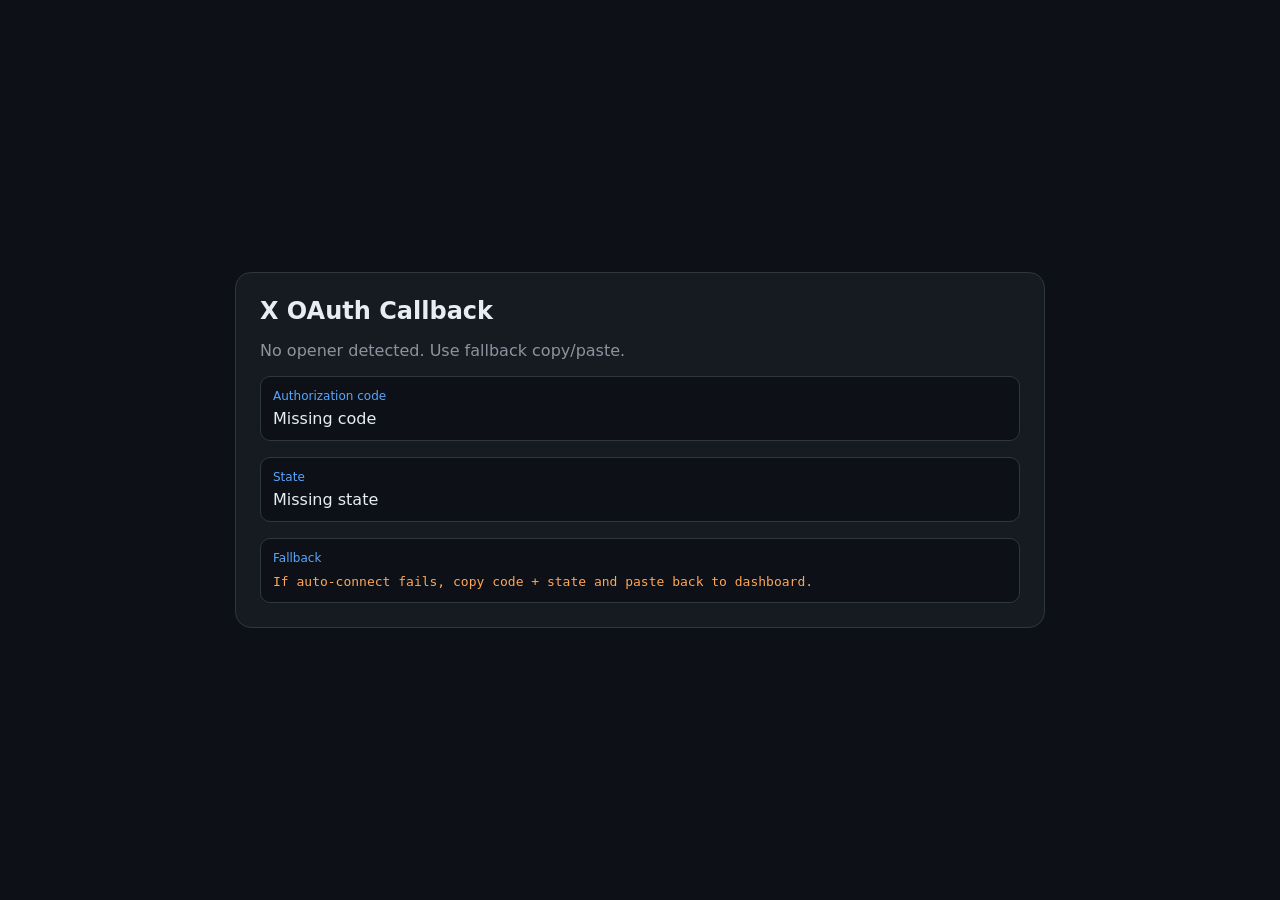
<file: x-callback.html>
<!DOCTYPE html>
<html lang="en">
  <head>
    <meta charset="utf-8" />
    <meta name="viewport" content="width=device-width, initial-scale=1" />
    <title>X OAuth Callback</title>
    <style>
      body {
        margin: 0;
        min-height: 100vh;
        display: grid;
        place-items: center;
        background: #0d1117;
        color: #e6edf3;
        font-family: "Segoe UI", system-ui, sans-serif;
      }
      .panel {
        width: min(760px, calc(100vw - 32px));
        background: #161b22;
        border: 1px solid #30363d;
        border-radius: 16px;
        padding: 24px;
      }
      h1 {
        margin: 0 0 10px;
        font-size: 24px;
      }
      p {
        color: #8b949e;
      }
      .box {
        margin-top: 16px;
        background: #0d1117;
        border: 1px solid #30363d;
        border-radius: 10px;
        padding: 12px;
        word-break: break-all;
      }
      .label {
        font-size: 12px;
        color: #58a6ff;
        margin-bottom: 6px;
      }
      code {
        color: #ffa657;
      }
      .ok {
        color: #3fb950;
      }
    </style>
  </head>
  <body>
    <div class="panel">
      <h1>X OAuth Callback</h1>
      <p id="status">Trying to send callback data to opener window...</p>
      <div class="box">
        <div class="label">Authorization code</div>
        <div id="code">Missing code</div>
      </div>
      <div class="box">
        <div class="label">State</div>
        <div id="state">Missing state</div>
      </div>
      <div class="box">
        <div class="label">Fallback</div>
        <code
          >If auto-connect fails, copy code + state and paste back to
          dashboard.</code
        >
      </div>
    </div>
    <script>
      const params = new URLSearchParams(window.location.search);
      const code = params.get("code") || "";
      const state = params.get("state") || "";
      const error = params.get("error") || "";
      const statusEl = document.getElementById("status");

      document.getElementById("code").textContent = code || "Missing code";
      document.getElementById("state").textContent = state || "Missing state";

      if (window.opener && !window.opener.closed) {
        try {
          window.opener.postMessage(
            {
              type: "x-oauth-callback",
              code,
              state,
              error,
              errorDescription: params.get("error_description") || "",
            },
            window.location.origin
          );
          statusEl.textContent =
            "Callback sent to dashboard. You can close this window.";
          statusEl.classList.add("ok");
          setTimeout(() => window.close(), 400);
        } catch (err) {
          statusEl.textContent =
            "Could not send callback automatically. Use fallback copy/paste.";
        }
      } else {
        statusEl.textContent = "No opener detected. Use fallback copy/paste.";
      }
    </script>
  </body>
</html>
</file>
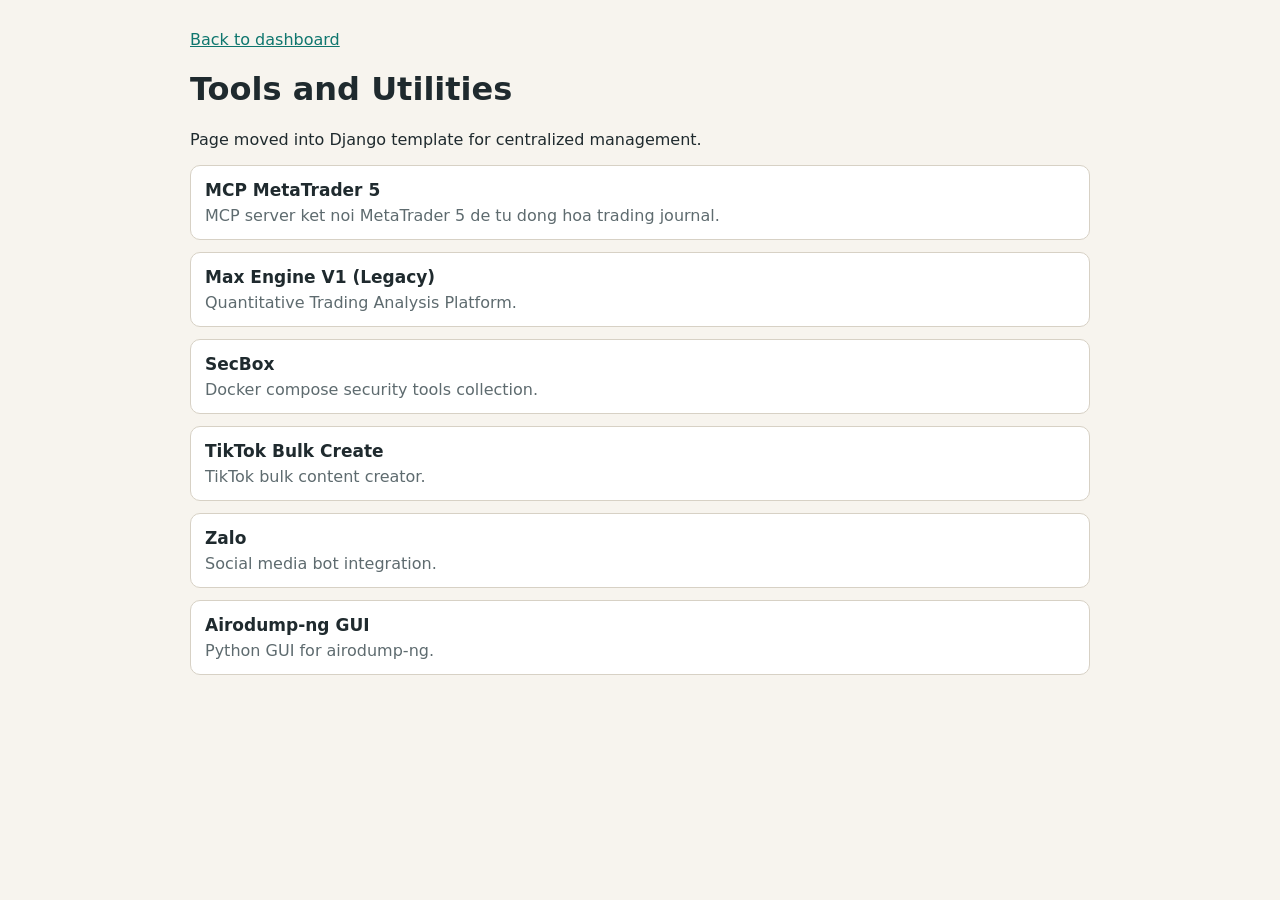
<file: backend/templates/dashboard/tools_index.html>
<!DOCTYPE html>
<html lang="en">
  <head>
    <meta charset="utf-8" />
    <meta name="viewport" content="width=device-width, initial-scale=1" />
    <title>Tools Index</title>
    <style>
      body {
        margin: 0;
        font-family: "Segoe UI", system-ui, sans-serif;
        background: #f7f4ee;
        color: #1f2a2e;
      }
      .wrap {
        max-width: 900px;
        margin: 0 auto;
        padding: 30px 18px 40px;
      }
      a {
        color: #0f766e;
      }
      .tool {
        margin-top: 12px;
        background: #fff;
        border: 1px solid #d7d1c5;
        border-radius: 10px;
        padding: 14px;
      }
      .tool h2 {
        margin: 0;
        font-size: 17px;
      }
      .tool p {
        margin: 6px 0 0;
        color: #5e6b6f;
      }
    </style>
  </head>
  <body>
    <div class="wrap">
      <a href="/">Back to dashboard</a>
      <h1>Tools and Utilities</h1>
      <p>Page moved into Django template for centralized management.</p>

      <div class="tool">
        <h2>MCP MetaTrader 5</h2>
        <p>MCP server ket noi MetaTrader 5 de tu dong hoa trading journal.</p>
      </div>
      <div class="tool">
        <h2>Max Engine V1 (Legacy)</h2>
        <p>Quantitative Trading Analysis Platform.</p>
      </div>
      <div class="tool">
        <h2>SecBox</h2>
        <p>Docker compose security tools collection.</p>
      </div>
      <div class="tool">
        <h2>TikTok Bulk Create</h2>
        <p>TikTok bulk content creator.</p>
      </div>
      <div class="tool">
        <h2>Zalo</h2>
        <p>Social media bot integration.</p>
      </div>
      <div class="tool">
        <h2>Airodump-ng GUI</h2>
        <p>Python GUI for airodump-ng.</p>
      </div>
    </div>
  </body>
</html>
</file>
